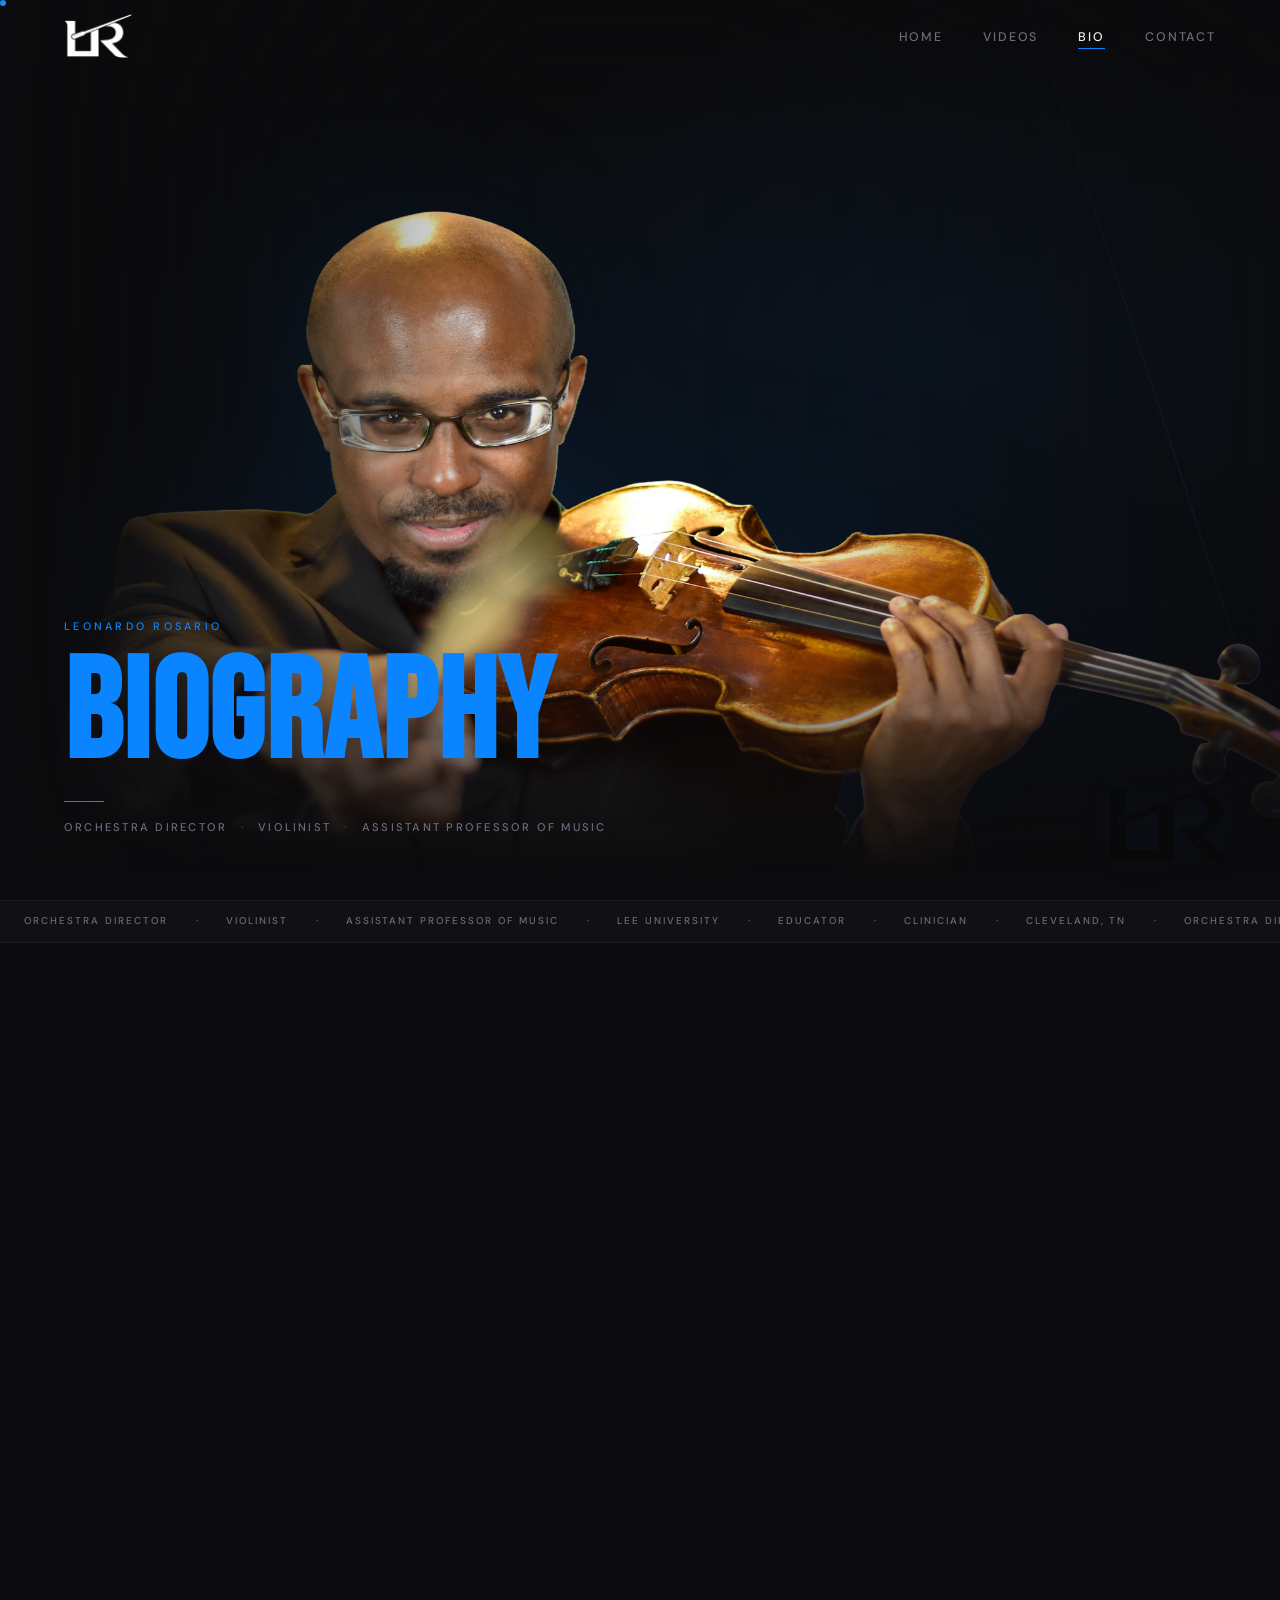
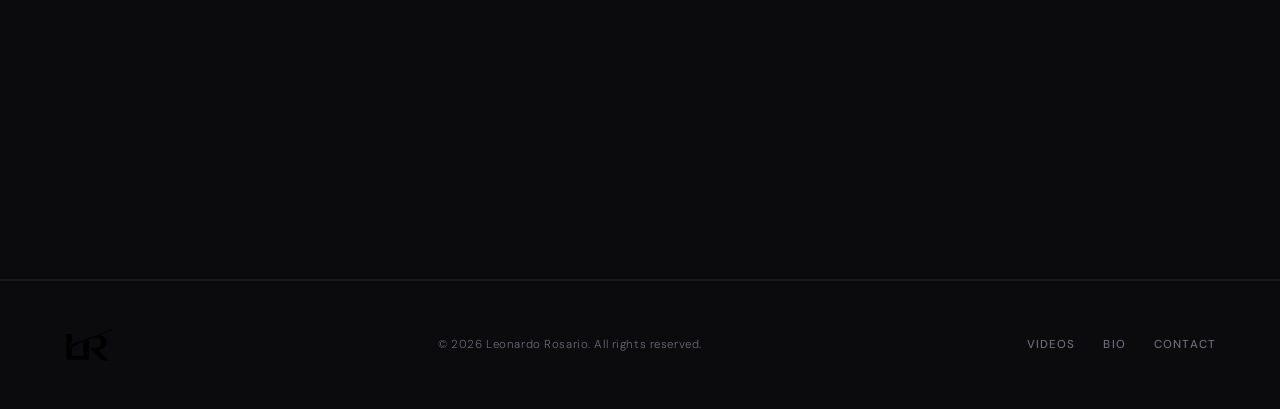
<file: bio.html>
<!DOCTYPE html>
<html lang="en">
<head>
  <meta charset="UTF-8" />
  <meta name="viewport" content="width=device-width, initial-scale=1.0" />
  <title>LR — Bio</title>
  <link rel="stylesheet" href="style.css" />
  <style>

    /* ================================================================
       BIO PAGE
       Hero: full-viewport, portrait absolutely positioned right,
              text bottom-left — mirrors the index hero approach.
       Below: prose + timeline + ticker
    ================================================================ */

    /* ── BIO HERO ────────────────────────────────────────────────
       Full-viewport section, dark bg, portrait fills right side
    ─────────────────────────────────────────────────────────── */
    .bio-hero {
      position: relative;
      width: 100%;
      height: 100svh;
      min-height: 680px;
      overflow: hidden;
      display: flex;
      align-items: flex-end;           /* text anchors to bottom-left */
      background: var(--bg);
    }

    /* ── Background atmosphere ── */
    .bio-hero__bg {
      position: absolute;
      inset: 0;
      z-index: 0;
      background:
        radial-gradient(ellipse 70% 60% at 72% 40%,
          rgba(10,132,255,0.09) 0%, transparent 65%),
        radial-gradient(ellipse 40% 60% at 20% 80%,
          rgba(10,132,255,0.05) 0%, transparent 55%);
    }

    /* Diagonal accent stripe — same as index */
    .bio-hero__stripe {
      position: absolute;
      top: -10%; right: 22%;
      width: 1px;
      height: 130%;
      background: linear-gradient(180deg,
        transparent, rgba(10,132,255,0.22) 50%, transparent);
      transform: rotate(-18deg);
      transform-origin: top center;
      z-index: 1;
      pointer-events: none;
    }

    /* ── Portrait — absolute, anchored bottom-right, full height ── */
    .bio-hero__portrait {
      position: absolute;
      bottom: 0;
      right: clamp(-20px, 0vw, 0px);
      height: 100%;
      z-index: 2;
      pointer-events: none;
      user-select: none;
      will-change: transform;
    }
    .bio-hero__portrait img {
      height: 100%;
      width: auto;
      object-fit: contain;
      object-position: bottom center;
      display: block;
      /* Blue directional light matching index hero */
      filter:
        drop-shadow(-60px 0 80px rgba(10,132,255,0.15))
        drop-shadow(-10px 0 30px rgba(11,11,13,0.85));
    }

    /* ── Vignette layer — pulls image into background, masks bottom ── */
    .bio-hero__vignette {
      position: absolute;
      inset: 0;
      z-index: 3;
      pointer-events: none;
      background:
        /* Left fade: text area stays readable */
        linear-gradient(90deg,
          var(--bg) 0%,
          var(--bg) 2%,
          transparent 42%,
          transparent 55%,
          rgba(11,11,13,0.55) 100%),
        /* Bottom fade: hides the portrait's bottom edge completely */
        linear-gradient(0deg,
          var(--bg) 0%,
          var(--bg) 3%,
          rgba(11,11,13,0.7) 12%,
          transparent 28%),
        /* Top fade */
        linear-gradient(180deg,
          rgba(11,11,13,0.3) 0%,
          transparent 15%);
    }

    /* ── Text block — bottom-left, over vignette ── */
    .bio-hero__content {
      position: relative;
      z-index: 4;
      padding: 0 clamp(24px, 5vw, 80px) clamp(48px, 7vh, 88px);
      max-width: 62%;
    }

    .bio-hero__eyebrow {
      font-family: var(--body);
      font-size: 0.68rem;
      font-weight: 500;
      letter-spacing: 0.3em;
      text-transform: uppercase;
      color: var(--accent);
      margin-bottom: 16px;
      opacity: 0;
      animation: bheroUp 0.8s var(--ease) 0.2s forwards;
    }

    .bio-hero__name {
      font-family: var(--display);
      font-size: clamp(4rem, 11vw, 11rem);
      line-height: 0.92;
      letter-spacing: 0.01em;
      color: var(--text);
      margin-bottom: 20px;
      opacity: 0;
      animation: bheroUp 1s var(--ease) 0.4s forwards;
    }
    .bio-hero__name em {
      display: block;
      color: var(--accent);
      font-style: normal;
    }

    .bio-hero__divider {
      display: flex;
      align-items: center;
      gap: 14px;
      margin-bottom: 16px;
      opacity: 0;
      animation: bheroUp 0.7s var(--ease) 0.65s forwards;
    }
    .bio-hero__divider-line {
      width: 40px; height: 1px;
      background: var(--accent);
    }

    .bio-hero__subtitle {
      font-size: 0.7rem;
      font-weight: 500;
      letter-spacing: 0.2em;
      text-transform: uppercase;
      color: var(--muted);
      opacity: 0;
      animation: bheroUp 0.7s var(--ease) 0.75s forwards;
    }
    .bio-hero__subtitle .dot {
      color: var(--accent);
      margin: 0 8px;
      opacity: 0.6;
    }

    /* Logo watermark — bottom-right corner */
    .bio-hero__logo-wm {
      position: absolute;
      bottom: clamp(28px, 4vh, 52px);
      right: clamp(20px, 3vw, 48px);
      z-index: 5;
      opacity: 0;
      animation: bheroFade 1s ease 1s forwards;
    }
    .bio-hero__logo-wm img {
      height: clamp(56px, 7vw, 96px);
      width: auto;
      filter: invert(1) brightness(1)
              drop-shadow(0 0 16px rgba(10,132,255,0.35));
      opacity: 0.18;
    }

    @keyframes bheroUp {
      from { opacity: 0; transform: translateY(28px); }
      to   { opacity: 1; transform: translateY(0); }
    }
    @keyframes bheroFade {
      to { opacity: 1; }
    }

    /* ── TICKER — immediately below hero ─────────────────────── */
    .bio-ticker {
      overflow: hidden;
      border-top: 1px solid var(--border);
      border-bottom: 1px solid var(--border);
      background: var(--surface);
      padding: 12px 0;
    }
    .bio-ticker__track {
      display: flex;
      white-space: nowrap;
      animation: btick 28s linear infinite;
      width: max-content;
    }
    .bio-ticker__track span {
      font-size: 0.62rem;
      font-weight: 500;
      letter-spacing: 0.2em;
      text-transform: uppercase;
      color: var(--muted);
      padding: 0 24px;
    }
    .bio-ticker__track span.sep {
      color: var(--accent);
      padding: 0 4px;
      letter-spacing: 0;
    }
    @keyframes btick {
      from { transform: translateX(0); }
      to   { transform: translateX(-50%); }
    }

    /* ── PROSE + TIMELINE — below fold ───────────────────────── */
    .bio-body {
      max-width: 860px;
      margin: 0 auto;
      padding: 72px clamp(24px, 5vw, 72px) 48px;
    }

    .bio-body__eyebrow {
      font-size: 0.62rem;
      font-weight: 500;
      letter-spacing: 0.28em;
      text-transform: uppercase;
      color: var(--accent);
      margin-bottom: 28px;
    }

    .bio-body p {
      font-size: clamp(0.93rem, 1.5vw, 1.05rem);
      line-height: 1.9;
      color: rgba(240,240,240,0.7);
      margin-bottom: 22px;
    }
    .bio-body p.lead {
      font-size: clamp(1.05rem, 1.8vw, 1.22rem);
      color: var(--text);
      font-weight: 300;
      line-height: 1.7;
    }

    .bio-pull {
      border-left: 2px solid var(--accent);
      padding: 6px 0 6px 22px;
      margin: 36px 0;
    }
    .bio-pull p {
      font-family: var(--display);
      font-size: clamp(1.2rem, 2.3vw, 1.7rem) !important;
      color: var(--text) !important;
      line-height: 1.25 !important;
      margin-bottom: 0 !important;
    }

    /* Timeline */
    .bio-timeline {
      margin-top: 64px;
      border-top: 1px solid var(--border);
    }
    .bio-timeline__label {
      font-size: 0.62rem;
      font-weight: 500;
      letter-spacing: 0.28em;
      text-transform: uppercase;
      color: var(--accent);
      padding: 20px 0 0;
      margin-bottom: 4px;
    }
    .bio-tl-row {
      display: grid;
      grid-template-columns: 52px 1fr;
      gap: 24px;
      padding: 18px 0;
      border-bottom: 1px solid var(--border);
      align-items: baseline;
    }
    .bio-tl-year {
      font-family: var(--display);
      font-size: 0.88rem;
      color: var(--accent);
      letter-spacing: 0.05em;
    }
    .bio-tl-content strong {
      display: block;
      font-size: 0.88rem;
      font-weight: 500;
      color: var(--text);
      margin-bottom: 3px;
    }
    .bio-tl-content span {
      font-size: 0.78rem;
      color: var(--muted);
    }
    .bio-cta { margin-top: 44px; }

    /* ── RESPONSIVE ──────────────────────────────────────────── */
    @media (max-width: 768px) {
      .bio-hero__content { max-width: 90%; }
      .bio-hero__portrait { height: 70%; }
      .bio-hero__name { font-size: clamp(3rem, 14vw, 5.5rem); }
    }
    @media (max-width: 480px) {
      .bio-hero__portrait { height: 55%; opacity: 0.6; }
      .bio-hero__content { max-width: 96%; }
    }

  </style>
</head>
<body>

  <!-- ── Navigation ──────────────────────────────────────── -->
  <nav class="nav">
    <a href="index.html">
      <img src="assets/LR_logo2.png" alt="LR" class="nav-logo" />
    </a>
    <ul class="nav-links">
      <li><a href="index.html">Home</a></li>
      <li><a href="videos.html">Videos</a></li>
      <li><a href="bio.html" class="active">Bio</a></li>
      <li><a href="contact.html">Contact</a></li>
    </ul>
    <button class="nav-toggle" aria-label="Toggle menu">
      <span></span><span></span><span></span>
    </button>
  </nav>

  <!-- ══════════════════════════════════════════════
       BIO HERO — full viewport, mirrors index hero
  ══════════════════════════════════════════════ -->
  <section class="bio-hero">

    <div class="bio-hero__bg"></div>
    <div class="bio-hero__stripe"></div>

    <!-- Portrait — absolute, full height, anchored bottom-right -->
    <div class="bio-hero__portrait">
      <img src="assets/portrait-transparent.png"
           alt="Leonardo Rosario"
           draggable="false" />
    </div>

    <!-- Vignette: fades left, masks bottom completely -->
    <div class="bio-hero__vignette"></div>

    <!-- Text — bottom-left -->
    <div class="bio-hero__content">
      <p class="bio-hero__eyebrow">Leonardo Rosario</p>
      <h1 class="bio-hero__name">
        
        <em>Biography</em>
      </h1>
      <div class="bio-hero__divider">
        <span class="bio-hero__divider-line"></span>
      </div>
      <p class="bio-hero__subtitle">
        Orchestra Director
        <span class="dot">·</span>
        Violinist
        <span class="dot">·</span>
        Assistant Professor of Music
      </p>
    </div>

    <!-- Logo watermark -->
    <div class="bio-hero__logo-wm">
      <img src="assets/LR_logo2.png" alt="" aria-hidden="true" />
    </div>

  </section>

  <!-- ══════════════════════════════════════════════
       TICKER
  ══════════════════════════════════════════════ -->
  <div class="bio-ticker" aria-hidden="true">
    <div class="bio-ticker__track">
      <span>Orchestra Director</span><span class="sep">·</span>
      <span>Violinist</span><span class="sep">·</span>
      <span>Assistant Professor of Music</span><span class="sep">·</span>
      <span>Lee University</span><span class="sep">·</span>
      <span>Educator</span><span class="sep">·</span>
      <span>Clinician</span><span class="sep">·</span>
      <span>Cleveland, TN</span><span class="sep">·</span>
      <span>Orchestra Director</span><span class="sep">·</span>
      <span>Violinist</span><span class="sep">·</span>
      <span>Assistant Professor of Music</span><span class="sep">·</span>
      <span>Lee University</span><span class="sep">·</span>
      <span>Educator</span><span class="sep">·</span>
      <span>Clinician</span><span class="sep">·</span>
      <span>Cleveland, TN</span><span class="sep">·</span>
    </div>
  </div>

  <!-- ══════════════════════════════════════════════
       BIOGRAPHY PROSE
  ══════════════════════════════════════════════ -->
  <div class="bio-body">

    <p class="bio-body__eyebrow sr">Full Biography</p>

    <p class="lead sr">
      Dr. Leonardo Rosario is an accomplished violinist, conductor, and educator, currently serving as Director of the Symphony Orchestra and Assistant Professor of Strings at Lee University, where he teaches undergraduate and graduate students in violin, viola, and conducting.
    </p>

    <p class="sr">
      Leonardo began his violin studies with Sibila Schelin, later continuing with Cecilia Guida and Ayrton Pinto. He has participated in masterclasses with distinguished artists including Leon Spier and Lorenz Nasturica (Berliner Philharmoniker), Lavard Skou-Larsen (Universität Mozarteum, Austria), Renata Kubala (Symfoniorkester Trondheim, Norway), and Gerardo Ribeiro (Northwestern University, Chicago).
    </p>

    <p class="sr">
      From 2003 to 2005, he was a member of the Youth Orchestra of the Americas (YOA), serving as principal second violin during its inaugural season and touring across nine countries in North, Central, and South America. He also performed with the University of São Paulo (USP) Chamber Orchestra as concertmaster, the São Paulo State University (UNESP) Chamber Orchestra, and the Experimental Repertoire Orchestra. In addition, he attended the Festival Internacional de Campos do Jordão in 1999, 2000, and 2005, performing under the batons of Kurt Masur, Lorin Maazel, Gustavo Dudamel, among others.
    </p>

    <div class="bio-pull sr">
      <p>"It is important to me as an artitst to expose the audience and my students to a 
variety of composers, styles, ethnics, and genre. It broadens their world."</p>
    </div>

    <p class="sr">
     In 2008, Leonardo earned his Master’s degree with full scholarship at the Boston Conservatory, studying with Irina Muresanu. During this time, he appeared as soloist with the Conservatory Orchestra on two occasions, performing Brahms’s Violin Concerto and Beethoven’s Triple Concerto. He was also selected as a member of the Conservatory’s Honors Quartet, which won second prize at the International Chamber Music Competition of the Chamber Music Foundation of New England. Concurrently, he pursued additional studies with Mela Tenenbaum in New York.
    </p>

    <p class="sr">
      Upon returning to Brazil, Leonardo joined the Minas Gerais Philharmonic Orchestra (2008–2015), founded and managed the Camerata Pampulha Chamber Group, and performed with the Othello Quartet. He later returned to the United States to complete his Doctor of Musical Arts at the University of North Carolina–Greensboro under Fabian Lopez, while serving as Assistant Concertmaster of the Fayetteville Symphony Orchestra. From 2018 to 2020, he was Orchestra Director at Bradford Preparatory School, teaching grades 4–12.
    </p>

<p class="sr">

In 2020, Leonardo was appointed Assistant Professor of Music, Director of the Strings Area, and Director of Orchestras at Kansas Wesleyan University (KWU). Over five years, he expanded the orchestra program and strings department, served as a guest clinician for numerous honor orchestras, and frequently conducted and led violin sectionals for the Kansas Music Educators Association (KMEA) Orchestras. He also performed with the Salina Symphony Orchestra and conducted the Salina Youth Symphony Orchestra.
</p>


    <!-- Timeline -->
    <div class="bio-timeline sr">
      <p class="bio-timeline__label">Selected Milestones</p>

      <div class="bio-tl-row">
        <span class="bio-tl-year">2025</span>
        <div class="bio-tl-content">
          <strong>Lee Symphony Orchestra</strong>
          <span>Orchestra Director &amp; Assistant Professor of Music | Lee University — Cleveland, TN</span> 
        </div>
      </div>
      <div class="bio-tl-row">
        <span class="bio-tl-year">2025</span>
        <div class="bio-tl-content">
          <strong>East Tennessee State Band and Orchestra Association | All East</strong>
          <span>Guest Conducting / Clinician - Knoxville, TN</span>
        </div>
      </div>
 <div class="bio-tl-row">
        <span class="bio-tl-year">2025</span>
        <div class="bio-tl-content">
          <strong>Lee University Concerto Competition</strong>
          <span>Judge & Orchestra Director - Lee University, TN</span>
        </div>
      </div>

      <div class="bio-tl-row">
        <span class="bio-tl-year">2025</span>
        <div class="bio-tl-content">
          <strong>Musical Orchestra Director: Sweeney Todd</strong>
          <span>Salina Theatre - Salina, KS</span>
        </div>
      </div>
      <div class="bio-tl-row">
        <span class="bio-tl-year">2025</span>
        <div class="bio-tl-content">
          <strong>Kansas State University</strong>
          <span>Judge of the K-State Honor Recital Final Round</span>
        </div>
      </div>
      <div class="bio-tl-row">
        <span class="bio-tl-year">2024</span>
        <div class="bio-tl-content">
          <strong>International Masterclasses Berlin</strong>
          <span>Selected to participate in the masterclass to conduct the Berlin Sinfonietta</span>
        </div>
      </div>
      <div class="bio-tl-row">
        <span class="bio-tl-year">2024</span>
        <div class="bio-tl-content">
          <strong>Southeast Kansas Music Education Association District Orchestra</strong>
          <span>Guest Conducting / Clinician, Pittsburg State University, KS - Pittsburg, KS</span>
        </div>
      </div>
      <div class="bio-tl-row">
        <span class="bio-tl-year">2020</span>
        <div class="bio-tl-content">
          <strong>Kansas Wesleyan University Orchestra</strong>
          <span>Orchestra Director &amp; Assistant Professor of Music | Kansas Wesleyan University — Salina, KS<</span>
        </div>
      </div>
    </div>

    <div class="bio-cta sr">
      <a href="contact.html" class="btn">Get in Touch &rarr;</a>
    </div>

  </div>

  <div class="divider"></div>

  <!-- ── Footer ───────────────────────────────────────────── -->
  <footer class="footer">
    <div class="footer-logo">
      <img src="assets/LR_logo2.png" alt="LR" />
    </div>
    <span class="footer-copy">&copy; 2026 Leonardo Rosario. All rights reserved.</span>
    <nav class="footer-links">
      <a href="videos.html">Videos</a>
      <a href="bio.html">Bio</a>
      <a href="contact.html">Contact</a>
    </nav>
  </footer>

  <script src="app.js"></script>
</body>
</html>
</file>
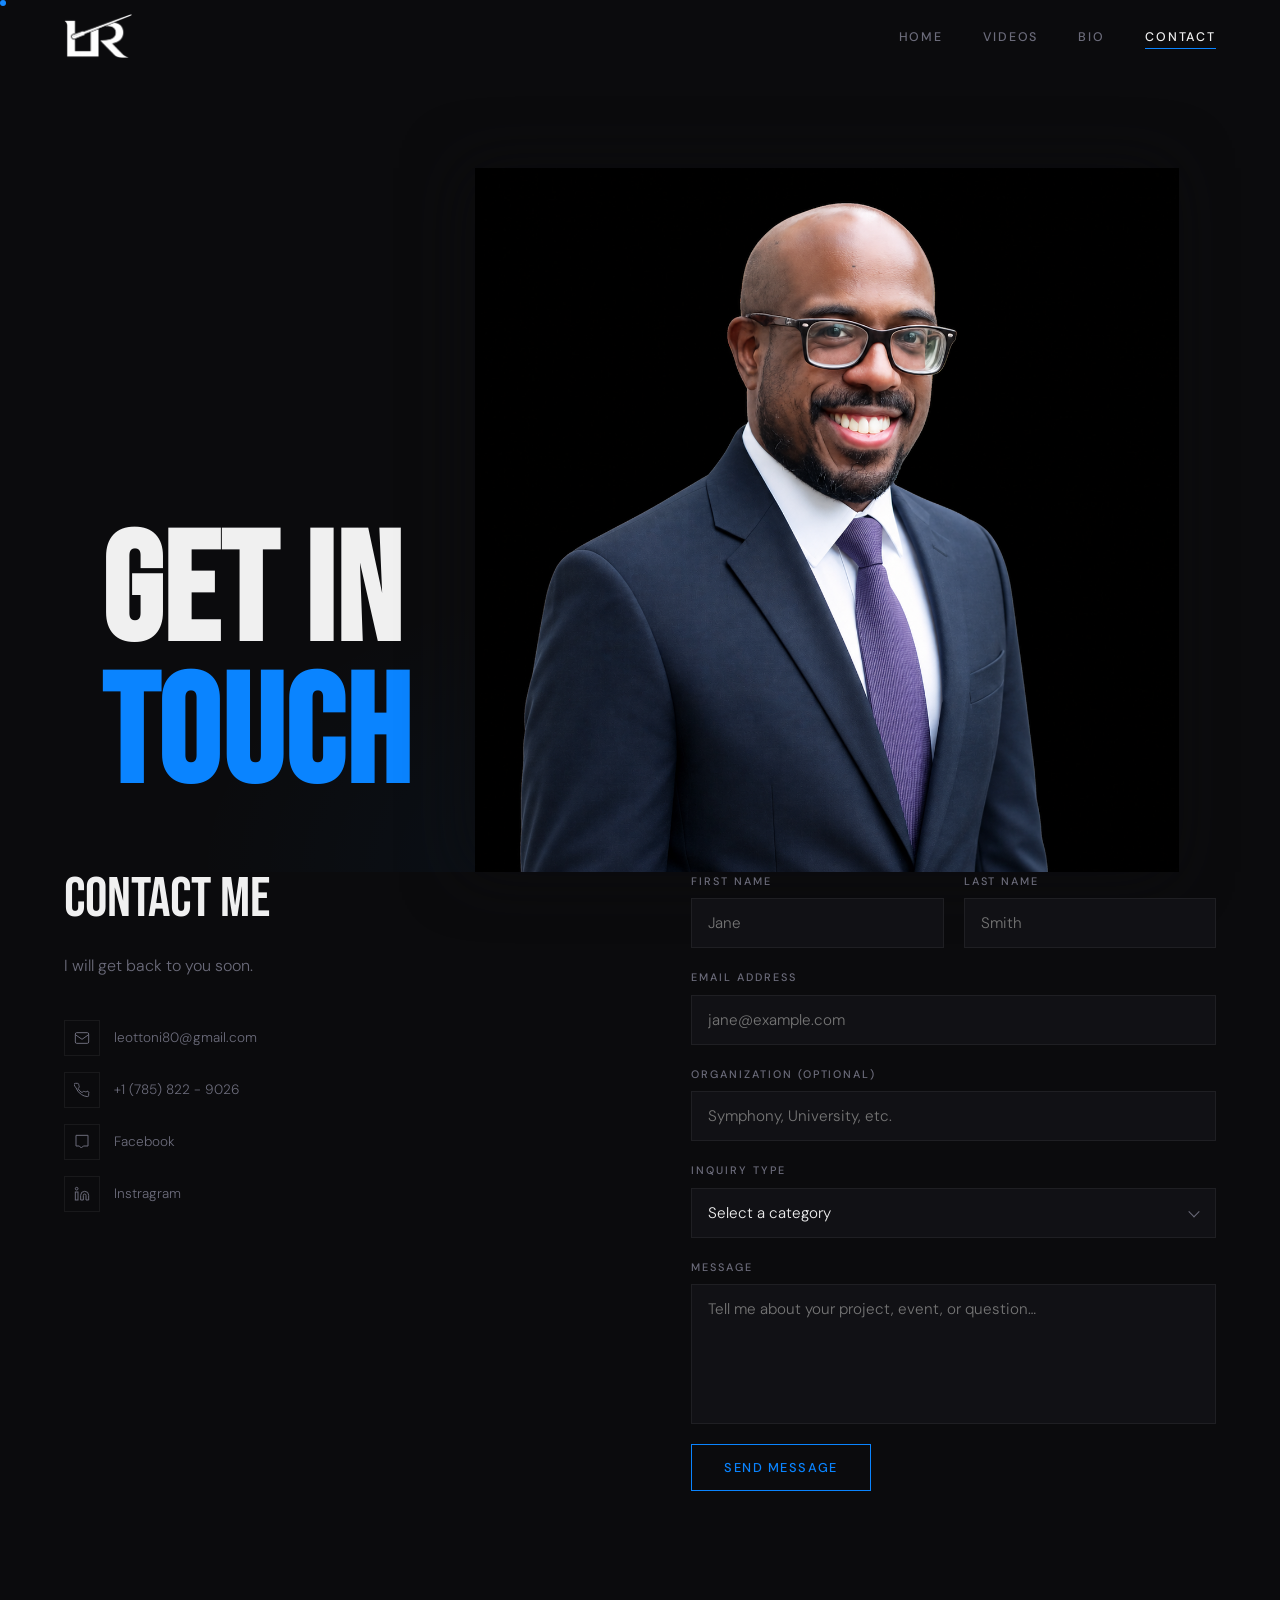
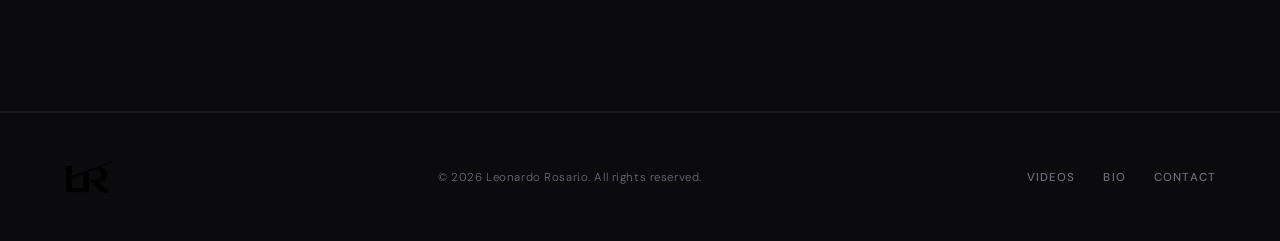
<file: contact.html>
<!DOCTYPE html>
<html lang="en">
<head>
  <meta charset="UTF-8" />
  <meta name="viewport" content="width=device-width, initial-scale=1.0" />
  <title>LR — Contact</title>
  <link rel="stylesheet" href="style.css" />
  <style>
    .contact-page-wrap {
      padding-top: calc(var(--nav-h) + 80px);
      padding-bottom: 80px;
    }
    .contact-page-header {
      position: relative;
      padding: 0 clamp(24px,5vw,72px) 0;
      background: radial-gradient(ellipse 50% 60% at 50% 100%, rgba(10,132,255,0.06) 0%, transparent 70%);
    }
    .contact-page-header h1 {
      font-family: var(--display);
      font-size: clamp(4rem, 12vw, 10rem);
      line-height: 0.92;
      letter-spacing: 0.01em;
      opacity: 0;
      animation: cheroUp 1s cubic-bezier(0.16, 1, 0.3, 1) 0.2s forwards;
      padding-bottom: 64px;
    }
    @keyframes cheroUp {
      from { opacity: 0; transform: translateY(28px); }
      to   { opacity: 1; transform: translateY(0); }
    }
    .contact-page-header h1 em {
      color: var(--accent);
      font-style: normal;
    }
    .contact-page-header-inner {
      display: flex;
      align-items: flex-end;
      justify-content: center;
      gap: clamp(32px, 5vw, 72px);
    }
    .contact-hero-photo {
      flex-shrink: 0;
      width: clamp(400px, 55vw, 900px); /* Made it much larger */
      max-height: 85vh;
      border-radius: 0;
      object-fit: contain;
      object-position: bottom center;
      display: block;
      filter: drop-shadow(-10px 0 30px rgba(11,11,13,0.6));
      opacity: 0;
      animation: cheroUp 1s cubic-bezier(0.16, 1, 0.3, 1) 0.4s forwards;
    }
    @media (max-width: 700px) {
      .contact-page-header-inner {
        flex-direction: column;
        align-items: center;
        text-align: center;
      }
    }

    /* Floating label trick */
    .form-field {
      position: relative;
    }

    /* Select arrow */
    .field-select-wrap {
      position: relative;
    }
    .field-select-wrap::after {
      content: '';
      position: absolute;
      right: 18px;
      top: 50%;
      transform: translateY(-50%);
      width: 8px; height: 8px;
      border-right: 1.5px solid var(--muted);
      border-bottom: 1.5px solid var(--muted);
      transform: translateY(-65%) rotate(45deg);
      pointer-events: none;
    }
    select option {
      background: var(--surface);
      color: var(--text);
    }

    /* Availability note */
    .availability-note {
      display: flex;
      align-items: center;
      gap: 10px;
      font-size: 0.75rem;
      color: var(--muted);
      margin-top: 48px;
      padding-top: 32px;
      border-top: 1px solid var(--border);
    }
    .avail-dot {
      width: 8px; height: 8px;
      border-radius: 50%;
      background: #22c55e;
      box-shadow: 0 0 8px rgba(34,197,94,0.5);
      flex-shrink: 0;
    }
  </style>
</head>
<body>

  <!-- ── Navigation ──────────────────────────────────────── -->
  <nav class="nav scrolled">
    <a href="index.html">
      <img src="assets/LR_logo2.png" alt="LR" class="nav-logo" />
    </a>
    <ul class="nav-links">
      <li><a href="index.html">Home</a></li>
      <li><a href="videos.html">Videos</a></li>
      <li><a href="bio.html">Bio</a></li>
      <li><a href="contact.html">Contact</a></li>
    </ul>
    <button class="nav-toggle" aria-label="Toggle menu">
      <span></span><span></span><span></span>
    </button>
  </nav>

  <div class="contact-page-wrap">

    <!-- ── Page Header ──────────────────────────────────── -->
    <div class="contact-page-header">
      <p class="eyebrow"></p>
      <div class="contact-page-header-inner">
        <h1>Get in<br /><em>Touch</em></h1>
        <img src="assets/Leo_transparent2.png" alt="Leonardo Rosario" class="contact-hero-photo" />
      </div>
    </div>

    <!-- ── Contact layout ───────────────────────────────── -->
    <div class="section" style="padding-top:0;">
      <div class="contact-layout">

        <!-- Left: info -->
        <div>
          <p class="contact-info-title reveal">Contact Me</p>
          <p class="contact-info-body reveal">
            I will get back to you soon.
          </p>

          <div class="contact-links">

            <a href="mailto:leottoni80@gmail.com" class="contact-link reveal">
              <span class="contact-link-icon">
                <svg width="16" height="16" viewBox="0 0 24 24" fill="none" stroke="currentColor" stroke-width="1.5">
                  <rect x="2" y="4" width="20" height="16" rx="2"/>
                  <path d="M2 7l10 7 10-7"/>
                </svg>
              </span>
              leottoni80@gmail.com
            </a>

            <a href="tel:+17858229026" class="contact-link reveal reveal-delay-1">
              <span class="contact-link-icon">
                <svg width="16" height="16" viewBox="0 0 24 24" fill="none" stroke="currentColor" stroke-width="1.5">
                  <path d="M22 16.92v3a2 2 0 01-2.18 2 19.79 19.79 0 01-8.63-3.07A19.5 19.5 0 013.07 8.81 19.79 19.79 0 01.1 4.1 2 2 0 012.11 2h3a2 2 0 012 1.72 12.84 12.84 0 00.7 2.81 2 2 0 01-.45 2.11L6.09 9.91a16 16 0 006 6l1.27-1.27a2 2 0 012.11-.45 12.84 12.84 0 002.81.7A2 2 0 0122 16.92z"/>
                </svg>
              </span>
              +1 (785) 822 - 9026
            </a>

            <a href="#" class="contact-link reveal reveal-delay-2">
              <span class="contact-link-icon">
                <svg width="16" height="16" viewBox="0 0 24 24" fill="none" stroke="currentColor" stroke-width="1.5">
                  <path d="M21 2H3v16h5l3 3 3-3h7V2z"/>
                </svg>
              </span>
              Facebook
            </a>

            <a href="#" class="contact-link reveal reveal-delay-3">
              <span class="contact-link-icon">
                <svg width="16" height="16" viewBox="0 0 24 24" fill="none" stroke="currentColor" stroke-width="1.5">
                  <path d="M16 8a6 6 0 016 6v7h-4v-7a2 2 0 00-2-2 2 2 0 00-2 2v7h-4v-7a6 6 0 016-6z"/>
                  <rect x="2" y="9" width="4" height="12"/>
                  <circle cx="4" cy="4" r="2"/>
                </svg>
              </span>
              Instragram
            </a>

          </div>

           </div>


        <!-- Right: form -->
        <div class="reveal reveal-delay-1">
          <form class="contact-form" novalidate>

            <div class="form-grid">
              <div class="form-field">
                <label for="fname">First Name</label>
                <input type="text" id="fname" name="fname" placeholder="Jane" required />
              </div>
              <div class="form-field">
                <label for="lname">Last Name</label>
                <input type="text" id="lname" name="lname" placeholder="Smith" required />
              </div>
            </div>

            <div class="form-field">
              <label for="email">Email Address</label>
              <input type="email" id="email" name="email" placeholder="jane@example.com" required />
            </div>

            <div class="form-field">
              <label for="org">Organization (optional)</label>
              <input type="text" id="org" name="org" placeholder="Symphony, University, etc." />
            </div>

            <div class="form-field">
              <label for="type">Inquiry Type</label>
              <div class="field-select-wrap">
                <select id="type" name="type">
                  <option value="" disabled selected>Select a category</option>
		  <option value="lessons">Violin/Viola/Conducting Lessons</option>
                  <option value="events">Events</option>
                  <option value="media">Media / Press</option>
                  <option value="education">Educational Partnership</option>
                  <option value="general">General Inquiry</option>
                </select>
              </div>
            </div>

            <div class="form-field">
              <label for="message">Message</label>
              <textarea id="message" name="message" placeholder="Tell me about your project, event, or question…" required></textarea>
            </div>

            <div>
              <button type="submit" class="btn">Send Message</button>
              <p class="form-status" role="status"></p>
            </div>

          </form>
        </div>

      </div>
    </div>

  </div>

  <div class="divider"></div>

  <!-- ── Footer ───────────────────────────────────────────── -->
  <footer class="footer">
    <div class="footer-logo">
      <img src="assets/LR_logo2.png" alt="LR" />
    </div>
    <span class="footer-copy">&copy; 2026 Leonardo Rosario. All rights reserved.</span>
    <nav class="footer-links">
      <a href="videos.html">Videos</a>
      <a href="bio.html">Bio</a>
      <a href="contact.html">Contact</a>
    </nav>
  </footer>

  <script src="app.js"></script>
</body>
</html>
</file>
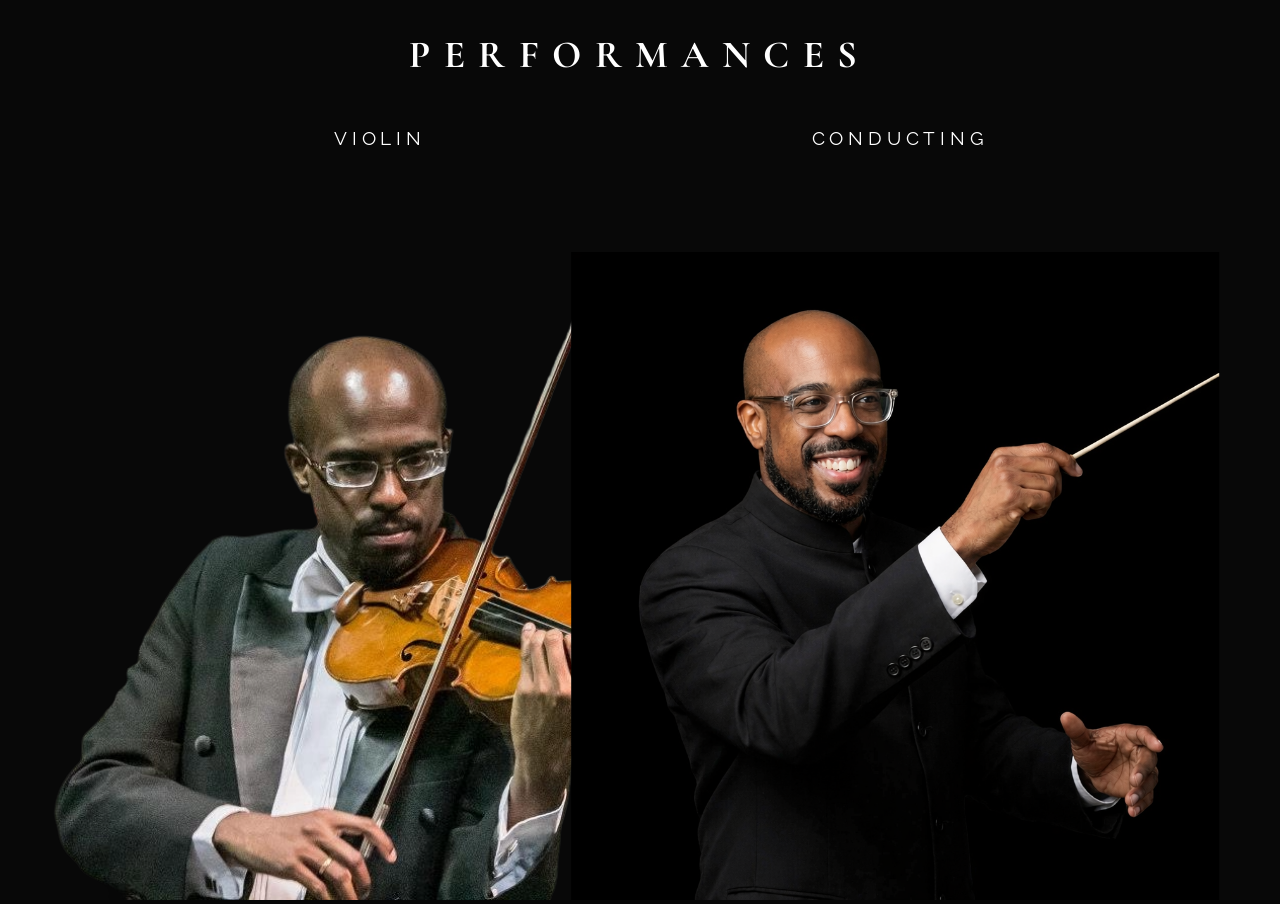
<file: gallery.html>
<!DOCTYPE html>
<html lang="en">
<head>
  <meta charset="UTF-8" />
  <meta name="viewport" content="width=device-width, initial-scale=1.0" />
  <title>Performance Gallery</title>
  <link rel="stylesheet" href="gallery.css" />
  <link rel="preconnect" href="https://fonts.googleapis.com" />
  <link rel="preconnect" href="https://fonts.gstatic.com" crossorigin />
  <link href="https://fonts.googleapis.com/css2?family=Cormorant+Garamond:wght@300;400&family=Raleway:wght@200;300;400&display=swap" rel="stylesheet" />
  <style>
    body { background-color: #080808; opacity: 0; transition: opacity 0.6s ease; }
    body.ready { opacity: 1; }
  </style>
</head>

<body>

  <main class="gallery-stage">

    <div class="bg-vignette"></div>
    <div class="bg-grain"></div>

    <header class="stage-header">
      <h1 class="stage-title">Performances</h1>
    </header>

    <section class="performers">

      <!-- LEFT PANEL -->
      <div class="performer-panel performer-panel--left" tabindex="0">

        <p class="panel-label">Violin</p>

        <!-- LEFT CAROUSEL -->
        <div class="v-carousel v-carousel--left">

          <button class="v-arrow v-arrow--up">▲</button>

          <div class="v-track">

  <div class="v-card" data-video="https://www.youtube.com/embed/cql0Xdnmqes">
    <img src="assets/otono_porteno.png" alt="Otoño Porteño">
  </div>

  <div class="v-card" data-video="https://www.youtube.com/embed/9q4SCBwgUz0">
    <img src="assets/invierno_porteno.png" alt="Invierno Porteño">
  </div>

  <div class="v-card" data-video="https://youtu.be/9wYJbI_JW-8">
    <img src="assets/primavera_portena.png" alt="Primavera Porteña">
  </div>

  <div class="v-card" data-video="https://youtu.be/PvkJgycVlVI">
    <img src="assets/verano_porteno.png" alt="Verano Porteño">
  </div>

  <div class="v-card" data-video="https://www.youtube.com/watch?v=jhzKkSIGcUI">
    <img src="assets/bach_viola_thumbnail.png" alt="Prelude from Suite 2 for Viola">
  </div>

  <div class="v-card" data-video="https://www.youtube.com/watch?v=J2cWu9CHXU8">
    <img src="assets/bruckner_thumbnail.png" alt="Bruckner Concertmaster Solo">
  </div>

  <div class="v-card" data-video="https://www.youtube.com/watch?v=Bm04P29sF00">
    <img src="assets/shostakovich_symphony_5_thumbnail.png" alt="Shostakovich Symphony No. 5 Solo">
  </div>

  <div class="v-card" data-video="https://www.youtube.com/watch?v=omEbu1vQ4TY">
    <img src="assets/bartok_thumbnail.png" alt="Bartók Piheno from Contrasts">
  </div>

</div>


          <button class="v-arrow v-arrow--down">▼</button>

        </div>

        <figure class="performer-figure performer-figure--violinist">
          <img src="assets/portrait-transparent1a.png" alt="">
        </figure>

      </div>

      <!-- RIGHT PANEL -->
      <div class="performer-panel performer-panel--right" tabindex="0">

        <p class="panel-label">Conducting</p>

        <!-- RIGHT CAROUSEL -->
        <div class="v-carousel v-carousel--right">

          <button class="v-arrow v-arrow--up">▲</button>

          <div class="v-track">

  <div class="v-card" data-video="https://youtu.be/la7nuLhNohw?si=O-xHVhV9XdWUzJO9&t=375">
    <img src="assets/il_guarany_thumbnail.png" alt="Il Guarany Overture">
  </div>

  <div class="v-card" data-video="https://youtu.be/la7nuLhNohw?si=LvoQAmUiIQ8KXjoO&t=1380">
    <img src="assets/the_moldau_thumbnail.png" alt="The Moldau">
  </div>

  <div class="v-card" data-video="https://youtu.be/la7nuLhNohw?si=etfS2aAVacw6yFRU&t=3280">
    <img src="assets/beethoven_sym4_mvt1.png" alt="Symphony No. 4, Movement I">
  </div>

  <div class="v-card" data-video="https://youtu.be/la7nuLhNohw?si=JCxHM5nQ9W59Qygr&t=4016">
    <img src="assets/beethoven_sym4_mvt2.png" alt="Symphony No. 4, Movement II">
  </div>

  <div class="v-card" data-video="https://youtu.be/la7nuLhNohw?si=MqPcUnglXOGO0yD1&t=4600">
    <img src="assets/beethoven_sym4_mvt3.png" alt="Symphony No. 4, Movement III">
  </div>

  <div class="v-card" data-video="https://youtu.be/la7nuLhNohw?si=3T5vnMHl2PnkfCoP&t=4990">
    <img src="assets/beethoven_sym4_mvt4.png" alt="Symphony No. 4, Movement IV">
  </div>

  <div class="v-card" data-video="https://youtu.be/LNQRGFkXuEY?si=sBr1u48AWrgzKlYK&t=266">
    <img src="assets/1812_overture_thumbnail.png" alt="1812 Overture">
  </div>

  <div class="v-card" data-video="https://youtu.be/LNQRGFkXuEY?si=riAWvgy5LLVl4EmU&t=1461">
    <img src="assets/prairiesong_thumbnail.png" alt="Prairiesong">
  </div>

  <div class="v-card" data-video="https://youtu.be/LNQRGFkXuEY?si=JrQjs4HoyLu3dYq8&t=2962">
    <img src="assets/dvorak_mvt1.png" alt="Symphony No. 9, Movement I">
  </div>

  <div class="v-card" data-video="https://youtu.be/LNQRGFkXuEY?si=fxdevYQJREyAF0d5&t=3597">
    <img src="assets/dvorak_mvt2.png" alt="Symphony No. 9, Movement II">
  </div>

  <div class="v-card" data-video="https://youtu.be/LNQRGFkXuEY?si=nBlaJ7P-fJay3FHA&t=4341">
    <img src="assets/dvorak_mvt3.png" alt="Symphony No. 9, Movement III">
  </div>

  <div class="v-card" data-video="https://youtu.be/LNQRGFkXuEY?si=vu0JexRXBrOLYyZb&t=4843">
    <img src="assets/dvorak_mvt4.png" alt="Symphony No. 9, Movement IV">
  </div>

</div>


          <button class="v-arrow v-arrow--down">▼</button>

        </div>

        <figure class="performer-figure performer-figure--conductor">
          <img src="assets/Leo.png" alt="">
        </figure>

      </div>

    </section>

  </main>

<div id="video-modal" class="video-modal">
  <div class="video-modal-content">
    <span class="video-close">&times;</span>
    <iframe id="video-frame" src="" frameborder="0" allow="autoplay; encrypted-media" allowfullscreen></iframe>
  </div>
</div>

<script>
  window.addEventListener("load", () => {
    document.body.classList.add("ready");
  });
// Select all carousels
  document.querySelectorAll('.v-carousel').forEach(carousel => {
    const track = carousel.querySelector('.v-track');
    const cardHeight = track.querySelector('.v-card').offsetHeight + 18; // card + gap

    // Up arrow
    const up = carousel.querySelector('.v-arrow--up');
    up.addEventListener('click', () => {
      track.scrollBy({ top: -cardHeight, behavior: 'smooth' });
    });

    // Down arrow
    const down = carousel.querySelector('.v-arrow--down');
    down.addEventListener('click', () => {
      track.scrollBy({ top: cardHeight, behavior: 'smooth' });
    });
  });
</script>

<script>
// MODAL LOGIC WITH TIMESTAMP SUPPORT
const modal = document.getElementById('video-modal');
const iframe = document.getElementById('video-frame');
const closeBtn = document.querySelector('.video-close');

document.querySelectorAll('.v-card').forEach(card => {
  card.addEventListener('click', () => {

    let url = card.getAttribute('data-video');

    // Extract video ID (works for both youtu.be and watch?v=)
    const idMatch = url.match(/(?:v=|youtu\.be\/)([^&?]+)/);
    const videoId = idMatch ? idMatch[1] : null;

    if (!videoId) return;

    // Extract timestamp (t=123)
    const tMatch = url.match(/t=(\d+)/);
    const startTime = tMatch ? tMatch[1] : null;

    // Build clean embed URL
    let embedUrl = `https://www.youtube.com/embed/${videoId}?autoplay=1`;

    // Add start time if present
    if (startTime) {
      embedUrl += `&start=${startTime}`;
    }

    iframe.src = embedUrl;
    modal.classList.add('open');
  });
});

closeBtn.addEventListener('click', () => {
  modal.classList.remove('open');
  iframe.src = "";
});

modal.addEventListener('click', e => {
  if (e.target === modal) {
    modal.classList.remove('open');
    iframe.src = "";
  }
});

document.addEventListener('keydown', e => {
  if (e.key === "Escape") {
    modal.classList.remove('open');
    iframe.src = "";
  }
});
</script>


</body>
</html>
</file>
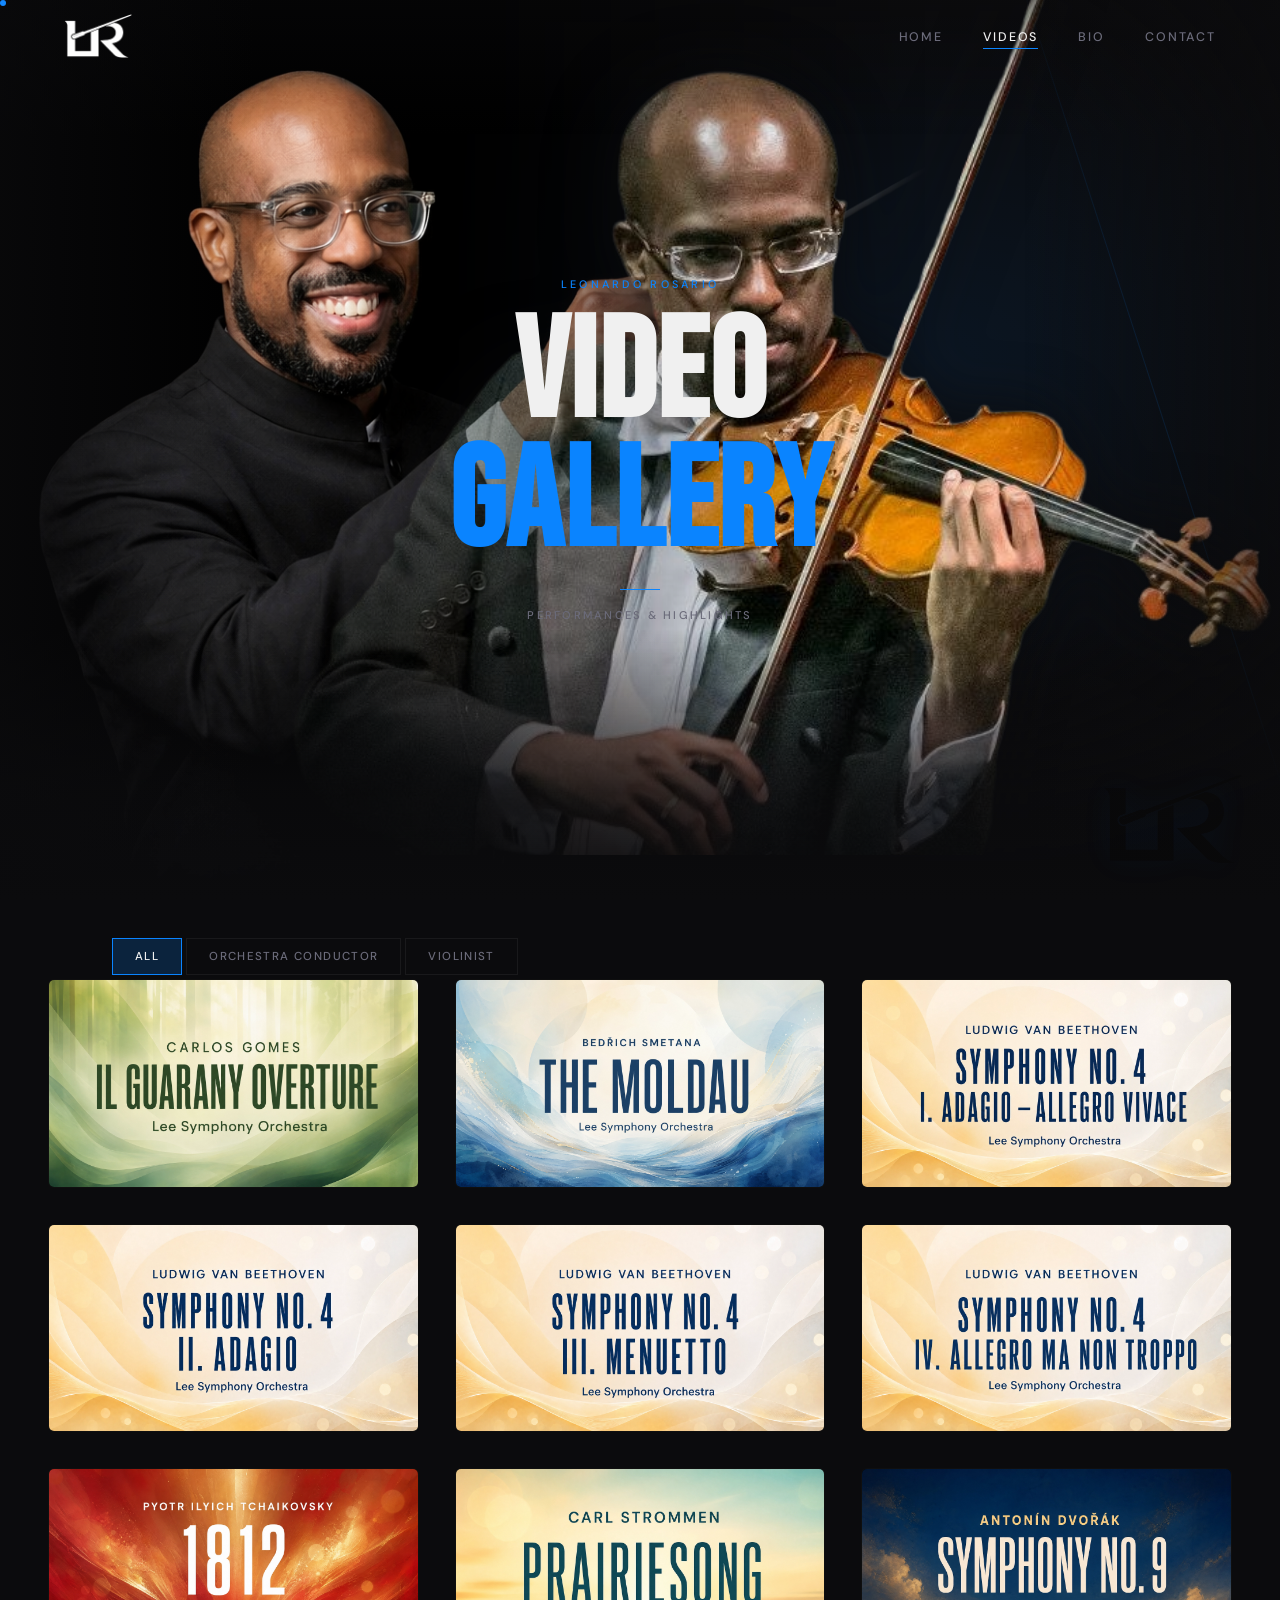
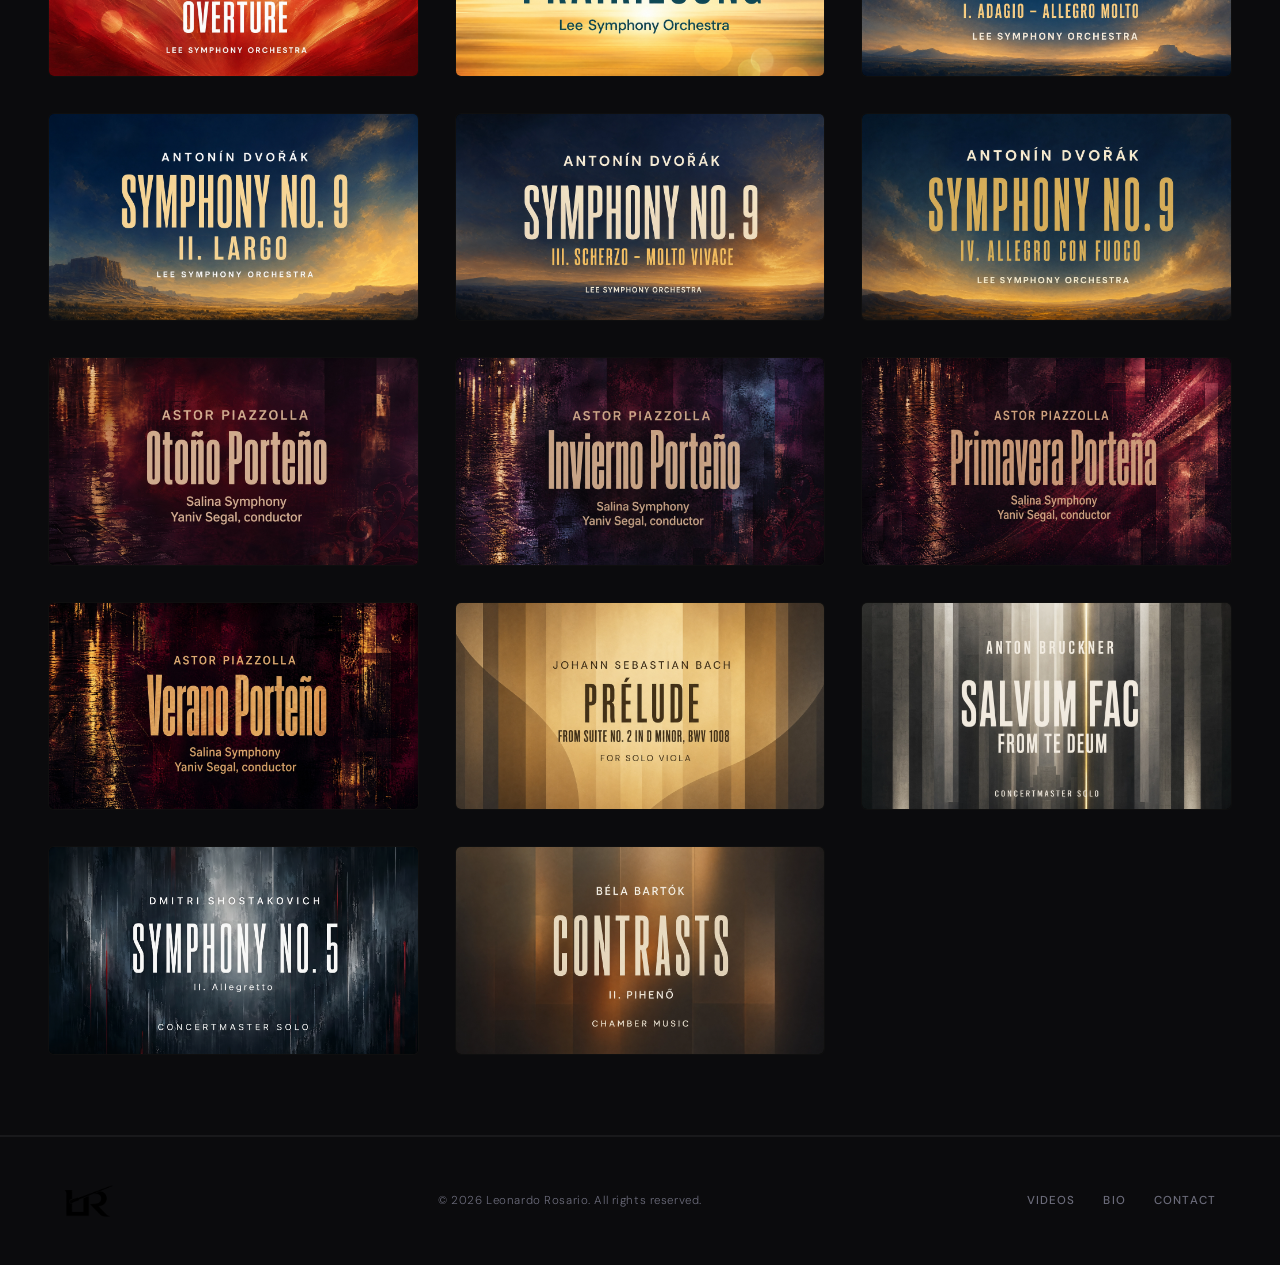
<file: videos.html>
<!DOCTYPE html>
<html lang="en">
<head>
  <meta charset="UTF-8" />
  <meta name="viewport" content="width=device-width, initial-scale=1.0" />
  <title>LR — Videos</title>
  <link rel="stylesheet" href="style.css" />
  <style>
    /* ── VIDEOS HERO ────────────────────────────────────────────────
       Full-viewport section, dark bg, text bottom-left, overlapping images
    ─────────────────────────────────────────────────────────── */
    .videos-hero {
      position: relative;
      width: 100%;
      height: 100svh;
      min-height: 680px;
      overflow: hidden;
      display: flex;
      align-items: center;           /* text anchors to center vertically */
      justify-content: center;       /* text anchors to center horizontally */
      background: var(--bg);
    }

    /* ── Background atmosphere ── */
    .videos-hero__bg {
      position: absolute;
      inset: 0;
      z-index: 0;
      background:
        radial-gradient(ellipse 70% 60% at 72% 40%,
          rgba(10,132,255,0.09) 0%, transparent 65%),
        radial-gradient(ellipse 40% 60% at 20% 80%,
          rgba(10,132,255,0.05) 0%, transparent 55%);
    }

    /* Diagonal accent stripe */
    .videos-hero__stripe {
      position: absolute;
      top: -10%; right: 22%;
      width: 1px;
      height: 130%;
      background: linear-gradient(180deg,
        transparent, rgba(10,132,255,0.22) 50%, transparent);
      transform: rotate(-18deg);
      transform-origin: top center;
      z-index: 1;
      pointer-events: none;
    }

    /* ── Portraits — absolute, anchored bottom-right, full height ── */
    .videos-hero__portrait {
      position: absolute;
      bottom: 5vh; /* Move pictures up */
      height: 100%;
      z-index: 2;
      pointer-events: none;
      user-select: none;
      will-change: transform;
    }

    .videos-hero__portrait--left {
      left: clamp(-80px, -5vw, -20px);
      right: auto;
      height: 110%; /* Restored conductor to original size */
      z-index: 1; 
transform: translateY(13vh);
    }

    .videos-hero__portrait--right {
      right: clamp(-240px, -15vw, -100px);
      left: auto;
      height: 100%; /* Made the violinist slightly smaller to match */
      z-index: 1; 

    }

    .videos-hero__portrait img {
      height: 100%;
      width: auto;
      object-fit: contain;
      object-position: bottom center;
      display: block;
      filter: drop-shadow(-10px 0 30px rgba(11,11,13,0.85));
    }
    
    /* Optional mask for left image to fade out where it overlaps */
    .videos-hero__portrait--left img {
      mask-image: linear-gradient(to right, black 50%, transparent 100%);
      -webkit-mask-image: linear-gradient(to right, black 50%, transparent 100%);
      object-position: bottom left;
    }
    
    .videos-hero__portrait--right img {
      mask-image: linear-gradient(to left, black 50%, transparent 100%);
      -webkit-mask-image: linear-gradient(to left, black 50%, transparent 100%);
      object-position: bottom right;
    }

    /* ── Vignette layer — pulls image into background, masks bottom ── */
    .videos-hero__vignette {
      position: absolute;
      inset: 0;
      z-index: 3;
      pointer-events: none;
      background:
        /* Edge fade */
        linear-gradient(90deg, rgba(11,11,13,0.7) 0%, transparent 20%, transparent 80%, rgba(11,11,13,0.7) 100%),
        /* Bottom fade */
        linear-gradient(0deg, var(--bg) 0%, rgba(11,11,13,0.8) 12%, transparent 30%),
        /* Top fade */
        linear-gradient(180deg, rgba(11,11,13,0.4) 0%, transparent 15%);
    }

    /* ── Text block — bottom-left, over vignette ── */
    .videos-hero__content {
      position: relative;
      z-index: 4;
      padding: 0 24px;
      text-align: center;
      display: flex;
      flex-direction: column;
      align-items: center;
    }

    .videos-hero__eyebrow {
      font-family: var(--body);
      font-size: 0.68rem;
      font-weight: 500;
      letter-spacing: 0.3em;
      text-transform: uppercase;
      color: var(--accent);
      margin-bottom: 16px;
      opacity: 0;
      animation: vheroUp 0.8s var(--ease) 0.2s forwards;
    }

    .videos-hero__name {
      font-family: var(--display);
      font-size: clamp(4rem, 11vw, 11rem);
      line-height: 0.92;
      letter-spacing: 0.01em;
      color: var(--text);
      margin-bottom: 20px;
      opacity: 0;
      animation: vheroUp 1s var(--ease) 0.4s forwards;
    }
    .videos-hero__name em {
      display: block;
      color: var(--accent);
      font-style: normal;
    }

    .videos-hero__divider {
      display: flex;
      align-items: center;
      gap: 14px;
      margin-bottom: 16px;
      opacity: 0;
      animation: vheroUp 0.7s var(--ease) 0.65s forwards;
    }
    .videos-hero__divider-line {
      width: 40px; height: 1px;
      background: var(--accent);
    }

    .videos-hero__subtitle {
      font-size: 0.7rem;
      font-weight: 500;
      letter-spacing: 0.2em;
      text-transform: uppercase;
      color: var(--muted);
      opacity: 0;
      animation: vheroUp 0.7s var(--ease) 0.75s forwards;
    }

    /* Logo watermark — bottom-right corner */
    .videos-hero__logo-wm {
      position: absolute;
      bottom: clamp(28px, 4vh, 52px);
      right: clamp(20px, 3vw, 48px);
      z-index: 5;
      opacity: 0;
      animation: vheroFade 1s ease 1s forwards;
    }
    .videos-hero__logo-wm img {
      height: clamp(56px, 7vw, 96px);
      width: auto;
      filter: invert(1) brightness(1)
              drop-shadow(0 0 16px rgba(10,132,255,0.35));
      opacity: 0.18;
    }

    @keyframes vheroUp {
      from { opacity: 0; transform: translateY(28px); }
      to   { opacity: 1; transform: translateY(0); }
    }
    @keyframes vheroFade {
      to { opacity: 1; }
    }

    @media (max-width: 768px) {
      .videos-hero__portrait { height: 70%; }
      .videos-hero__portrait--left { left: 0; right: auto; }
      .videos-hero__portrait--right { right: 0; left: auto; }
      .videos-hero__name { font-size: clamp(3rem, 14vw, 5.5rem); }
    }
    @media (max-width: 480px) {
      .videos-hero__portrait { height: 55%; opacity: 0.6; }
    }

    /* ── Grid wrapper: padding so cards don't touch screen edges */
    .videos-section {
      max-width: 1400px;
      margin: 0 auto;
      padding: 0 48px;
    }

    @media (max-width: 600px) {
      .videos-section { padding: 0 20px; }
    }

    /* ── Thumbnail-only video card ──────────────────────────── */
    .video-card {
      display: block;
      text-decoration: none;
      border-radius: 6px;
      overflow: hidden;
      position: relative;
      border: 1px solid var(--border, rgba(255,255,255,0.12));
      transition: transform 0.2s ease, border-color 0.2s ease, box-shadow 0.2s ease;
      aspect-ratio: 16 / 9;
      background: #000;
    }

    .video-card:hover {
      transform: translateY(-4px);
      border-color: var(--accent, #c9a84c);
      box-shadow: 0 8px 32px rgba(0,0,0,0.45);
    }

    .video-card img {
      width: 100%;
      height: 100%;
      object-fit: cover;
      display: block;
      transition: opacity 0.2s ease;
    }

    .video-card:hover img {
      opacity: 0.85;
    }

    /* Play button overlay */
    .video-card-play {
      position: absolute;
      inset: 0;
      display: flex;
      align-items: center;
      justify-content: center;
      opacity: 0;
      transition: opacity 0.2s ease;
    }

    .video-card:hover .video-card-play {
      opacity: 1;
    }

    .video-card-play-circle {
      width: 56px;
      height: 56px;
      border-radius: 50%;
      background: rgba(0,0,0,0.65);
      border: 2px solid var(--accent, #c9a84c);
      display: flex;
      align-items: center;
      justify-content: center;
    }

    .video-card-play-circle svg {
      margin-left: 4px;
    }

    /* ── Videos grid: 3 columns, generous gap ───────────────── */
    .videos-grid {
      display: grid;
      grid-template-columns: repeat(3, 1fr);
      gap: 36px;
    }

    @media (max-width: 860px) {
      .videos-grid { grid-template-columns: repeat(2, 1fr); gap: 24px; }
    }

    @media (max-width: 540px) {
      .videos-grid { grid-template-columns: 1fr; gap: 20px; }
    }

    /* ── Filter: hide non-matching cards completely ─────────── */
    .video-card.hidden {
      display: none;
    }
  </style>
</head>
<body>

  <!-- ── Navigation ──────────────────────────────────────── -->
  <nav class="nav scrolled">
    <a href="index.html" class="nav-logo-link">
      <img src="assets/LR_logo2.png" alt="LR" class="nav-logo" />
    </a>
    <ul class="nav-links">
      <li><a href="index.html">Home</a></li>
      <li><a href="videos.html">Videos</a></li>
      <li><a href="bio.html">Bio</a></li>
      <li><a href="contact.html">Contact</a></li>
    </ul>
    <button class="nav-toggle" aria-label="Toggle menu">
      <span></span><span></span><span></span>
    </button>
  </nav>

  <!-- ══════════════════════════════════════════════
       VIDEOS HERO
  ══════════════════════════════════════════════ -->
  <section class="videos-hero">

    <div class="videos-hero__bg"></div>
    <div class="videos-hero__stripe"></div>

    <!-- Left Portrait (conducting) -->
    <div class="videos-hero__portrait videos-hero__portrait--left">
      <img src="assets/Leo.png" alt="Leonardo Rosario conducting" draggable="false" />
    </div>

    <!-- Right Portrait (violinist) -->
    <div class="videos-hero__portrait videos-hero__portrait--right">
      <img src="assets/portrait-transparent1a.png" alt="Leonardo Rosario as violinist" draggable="false" />
    </div>

    <!-- Vignette: fades left, masks bottom completely -->
    <div class="videos-hero__vignette"></div>

    <!-- Text — bottom-left -->
    <div class="videos-hero__content">
      <p class="videos-hero__eyebrow">Leonardo Rosario</p>
      <h1 class="videos-hero__name">
        Video<br>
        <em>Gallery</em>
      </h1>
      <div class="videos-hero__divider">
        <span class="videos-hero__divider-line"></span>
      </div>
      <p class="videos-hero__subtitle">
        Performances &amp; Highlights
      </p>
    </div>

    <!-- Logo watermark -->
    <div class="videos-hero__logo-wm">
      <img src="assets/LR_logo2.png" alt="" aria-hidden="true" />
    </div>

  </section>

  <div class="videos-section">

  <!-- ── Filter Bar ───────────────────────────────────────── -->
  <div class="filter-bar">
    <button class="filter-btn active" data-filter="all">All</button>
    <button class="filter-btn" data-filter="conductor">Orchestra Conductor</button>
    <button class="filter-btn" data-filter="violinist">Violinist</button>
  </div>

  <!-- ── Videos Grid ──────────────────────────────────────── -->
  <div class="videos-grid">

    <!-- 1 — Gomes -->
    <a class="video-card reveal" data-category="conductor"
       href="https://youtu.be/la7nuLhNohw?t=375" target="_blank" rel="noopener">
      <img src="assets/il_guarany_thumbnail.png" alt="Il Guarany — Overture · Carlos Gomes" loading="lazy" />
      <div class="video-card-play">
        <div class="video-card-play-circle">
          <svg width="14" height="16" viewBox="0 0 10 12" fill="none">
            <path d="M1 1L9 6L1 11V1Z" fill="var(--accent, #c9a84c)" stroke="var(--accent, #c9a84c)" stroke-width="1.2" stroke-linejoin="round"/>
          </svg>
        </div>
      </div>
    </a>

    <!-- 2 — Smetana -->
    <a class="video-card reveal reveal-delay-1" data-category="conductor"
       href="https://youtu.be/la7nuLhNohw?t=1380" target="_blank" rel="noopener">
      <img src="assets/the_moldau_thumbnail.png" alt="The Moldau · Bedřich Smetana" loading="lazy" />
      <div class="video-card-play">
        <div class="video-card-play-circle">
          <svg width="14" height="16" viewBox="0 0 10 12" fill="none">
            <path d="M1 1L9 6L1 11V1Z" fill="var(--accent, #c9a84c)" stroke="var(--accent, #c9a84c)" stroke-width="1.2" stroke-linejoin="round"/>
          </svg>
        </div>
      </div>
    </a>

    <!-- 3 — Beethoven Sym. 4, I -->
    <a class="video-card reveal reveal-delay-2" data-category="conductor"
       href="https://youtu.be/la7nuLhNohw?t=3280" target="_blank" rel="noopener">
      <img src="assets/beethoven_sym4_mvt1.png" alt="Symphony No. 4 Mov. I · Beethoven" loading="lazy" />
      <div class="video-card-play">
        <div class="video-card-play-circle">
          <svg width="14" height="16" viewBox="0 0 10 12" fill="none">
            <path d="M1 1L9 6L1 11V1Z" fill="var(--accent, #c9a84c)" stroke="var(--accent, #c9a84c)" stroke-width="1.2" stroke-linejoin="round"/>
          </svg>
        </div>
      </div>
    </a>

    <!-- 4 — Beethoven Sym. 4, II -->
    <a class="video-card reveal" data-category="conductor"
       href="https://youtu.be/la7nuLhNohw?t=4600" target="_blank" rel="noopener">
      <img src="assets/beethoven_sym4_mvt2.png" alt="Symphony No. 4 Mov. II · Beethoven" loading="lazy" />
      <div class="video-card-play">
        <div class="video-card-play-circle">
          <svg width="14" height="16" viewBox="0 0 10 12" fill="none">
            <path d="M1 1L9 6L1 11V1Z" fill="var(--accent, #c9a84c)" stroke="var(--accent, #c9a84c)" stroke-width="1.2" stroke-linejoin="round"/>
          </svg>
        </div>
      </div>
    </a>

    <!-- 5 — Beethoven Sym. 4, III -->
    <a class="video-card reveal reveal-delay-1" data-category="conductor"
       href="https://youtu.be/la7nuLhNohw?t=4601" target="_blank" rel="noopener">
      <img src="assets/beethoven_sym4_mvt3.png" alt="Symphony No. 4 Mov. III · Beethoven" loading="lazy" />
      <div class="video-card-play">
        <div class="video-card-play-circle">
          <svg width="14" height="16" viewBox="0 0 10 12" fill="none">
            <path d="M1 1L9 6L1 11V1Z" fill="var(--accent, #c9a84c)" stroke="var(--accent, #c9a84c)" stroke-width="1.2" stroke-linejoin="round"/>
          </svg>
        </div>
      </div>
    </a>

    <!-- 6 — Beethoven Sym. 4, IV -->
    <a class="video-card reveal reveal-delay-2" data-category="conductor"
       href="https://youtu.be/la7nuLhNohw?t=4990" target="_blank" rel="noopener">
      <img src="assets/beethoven_sym4_mvt4.png" alt="Symphony No. 4 Mov. IV · Beethoven" loading="lazy" />
      <div class="video-card-play">
        <div class="video-card-play-circle">
          <svg width="14" height="16" viewBox="0 0 10 12" fill="none">
            <path d="M1 1L9 6L1 11V1Z" fill="var(--accent, #c9a84c)" stroke="var(--accent, #c9a84c)" stroke-width="1.2" stroke-linejoin="round"/>
          </svg>
        </div>
      </div>
    </a>

    <!-- 7 — Tchaikovsky 1812 -->
    <a class="video-card reveal" data-category="conductor"
       href="https://youtu.be/LNQRGFkXuEY?t=266" target="_blank" rel="noopener">
      <img src="assets/1812_overture_thumbnail.png" alt="1812 Overture · Tchaikovsky" loading="lazy" />
      <div class="video-card-play">
        <div class="video-card-play-circle">
          <svg width="14" height="16" viewBox="0 0 10 12" fill="none">
            <path d="M1 1L9 6L1 11V1Z" fill="var(--accent, #c9a84c)" stroke="var(--accent, #c9a84c)" stroke-width="1.2" stroke-linejoin="round"/>
          </svg>
        </div>
      </div>
    </a>

    <!-- 8 — Strommen Prairiesong -->
    <a class="video-card reveal reveal-delay-1" data-category="conductor"
       href="https://youtu.be/LNQRGFkXuEY?t=1461" target="_blank" rel="noopener">
      <img src="assets/prairiesong_thumbnail.png" alt="Prairiesong · Carl Strommen" loading="lazy" />
      <div class="video-card-play">
        <div class="video-card-play-circle">
          <svg width="14" height="16" viewBox="0 0 10 12" fill="none">
            <path d="M1 1L9 6L1 11V1Z" fill="var(--accent, #c9a84c)" stroke="var(--accent, #c9a84c)" stroke-width="1.2" stroke-linejoin="round"/>
          </svg>
        </div>
      </div>
    </a>

    <!-- 9 — Dvořák Sym. 9, I -->
    <a class="video-card reveal reveal-delay-2" data-category="conductor"
       href="https://youtu.be/LNQRGFkXuEY?t=2962" target="_blank" rel="noopener">
      <img src="assets/dvorak_mvt1.png" alt="Symphony No. 9 Mov. I · Dvořák" loading="lazy" />
      <div class="video-card-play">
        <div class="video-card-play-circle">
          <svg width="14" height="16" viewBox="0 0 10 12" fill="none">
            <path d="M1 1L9 6L1 11V1Z" fill="var(--accent, #c9a84c)" stroke="var(--accent, #c9a84c)" stroke-width="1.2" stroke-linejoin="round"/>
          </svg>
        </div>
      </div>
    </a>

    <!-- 10 — Dvořák Sym. 9, II -->
    <a class="video-card reveal" data-category="conductor"
       href="https://youtu.be/LNQRGFkXuEY?t=3597" target="_blank" rel="noopener">
      <img src="assets/dvorak_mvt2.png" alt="Symphony No. 9 Mov. II · Dvořák" loading="lazy" />
      <div class="video-card-play">
        <div class="video-card-play-circle">
          <svg width="14" height="16" viewBox="0 0 10 12" fill="none">
            <path d="M1 1L9 6L1 11V1Z" fill="var(--accent, #c9a84c)" stroke="var(--accent, #c9a84c)" stroke-width="1.2" stroke-linejoin="round"/>
          </svg>
        </div>
      </div>
    </a>

    <!-- 11 — Dvořák Sym. 9, III -->
    <a class="video-card reveal reveal-delay-1" data-category="conductor"
       href="https://www.youtube.com/watch?v=LNQRGFkXuEY" target="_blank" rel="noopener">
      <img src="assets/dvorak_mvt3.png" alt="Symphony No. 9 Mov. III · Dvořák" loading="lazy" />
      <div class="video-card-play">
        <div class="video-card-play-circle">
          <svg width="14" height="16" viewBox="0 0 10 12" fill="none">
            <path d="M1 1L9 6L1 11V1Z" fill="var(--accent, #c9a84c)" stroke="var(--accent, #c9a84c)" stroke-width="1.2" stroke-linejoin="round"/>
          </svg>
        </div>
      </div>
    </a>

    <!-- 12 — Dvořák Sym. 9, IV -->
    <a class="video-card reveal reveal-delay-2" data-category="conductor"
       href="https://www.youtube.com/watch?v=LNQRGFkXuEY" target="_blank" rel="noopener">
      <img src="assets/dvorak_mvt4.png" alt="Symphony No. 9 Mov. IV · Dvořák" loading="lazy" />
      <div class="video-card-play">
        <div class="video-card-play-circle">
          <svg width="14" height="16" viewBox="0 0 10 12" fill="none">
            <path d="M1 1L9 6L1 11V1Z" fill="var(--accent, #c9a84c)" stroke="var(--accent, #c9a84c)" stroke-width="1.2" stroke-linejoin="round"/>
          </svg>
        </div>
      </div>
    </a>

    <!-- 13 — Piazzolla Otoño -->
    <a class="video-card reveal" data-category="violinist"
       href="https://www.youtube.com/watch?v=cql0Xdnmqes" target="_blank" rel="noopener">
      <img src="assets/otono_porteno.png" alt="Otoño Porteño · Piazzolla" loading="lazy" />
      <div class="video-card-play">
        <div class="video-card-play-circle">
          <svg width="14" height="16" viewBox="0 0 10 12" fill="none">
            <path d="M1 1L9 6L1 11V1Z" fill="var(--accent, #c9a84c)" stroke="var(--accent, #c9a84c)" stroke-width="1.2" stroke-linejoin="round"/>
          </svg>
        </div>
      </div>
    </a>

    <!-- 14 — Piazzolla Invierno -->
    <a class="video-card reveal reveal-delay-1" data-category="violinist"
       href="https://www.youtube.com/watch?v=9q4SCBwgUz0" target="_blank" rel="noopener">
      <img src="assets/invierno_porteno.png" alt="Invierno Porteño · Piazzolla" loading="lazy" />
      <div class="video-card-play">
        <div class="video-card-play-circle">
          <svg width="14" height="16" viewBox="0 0 10 12" fill="none">
            <path d="M1 1L9 6L1 11V1Z" fill="var(--accent, #c9a84c)" stroke="var(--accent, #c9a84c)" stroke-width="1.2" stroke-linejoin="round"/>
          </svg>
        </div>
      </div>
    </a>

    <!-- 15 — Piazzolla Primavera -->
    <a class="video-card reveal reveal-delay-2" data-category="violinist"
       href="https://www.youtube.com/watch?v=9q4SCBwgUz0" target="_blank" rel="noopener">
      <img src="assets/primavera_portena.png" alt="Primavera Porteña · Piazzolla" loading="lazy" />
      <div class="video-card-play">
        <div class="video-card-play-circle">
          <svg width="14" height="16" viewBox="0 0 10 12" fill="none">
            <path d="M1 1L9 6L1 11V1Z" fill="var(--accent, #c9a84c)" stroke="var(--accent, #c9a84c)" stroke-width="1.2" stroke-linejoin="round"/>
          </svg>
        </div>
      </div>
    </a>

    <!-- 16 — Piazzolla Verano -->
    <a class="video-card reveal" data-category="violinist"
       href="https://www.youtube.com/watch?v=PvkJgycVlVI" target="_blank" rel="noopener">
      <img src="assets/verano_porteno.png" alt="Verano Porteño · Piazzolla" loading="lazy" />
      <div class="video-card-play">
        <div class="video-card-play-circle">
          <svg width="14" height="16" viewBox="0 0 10 12" fill="none">
            <path d="M1 1L9 6L1 11V1Z" fill="var(--accent, #c9a84c)" stroke="var(--accent, #c9a84c)" stroke-width="1.2" stroke-linejoin="round"/>
          </svg>
        </div>
      </div>
    </a>

    <!-- 17 — Bach Suite 2 Prelude -->
    <a class="video-card reveal reveal-delay-1" data-category="violinist"
       href="https://www.youtube.com/watch?v=jhzKkSIGcUI" target="_blank" rel="noopener">
      <img src="assets/bach_viola_thumbnail.png" alt="Prelude from Suite No. 2 for Viola · Bach" loading="lazy" />
      <div class="video-card-play">
        <div class="video-card-play-circle">
          <svg width="14" height="16" viewBox="0 0 10 12" fill="none">
            <path d="M1 1L9 6L1 11V1Z" fill="var(--accent, #c9a84c)" stroke="var(--accent, #c9a84c)" stroke-width="1.2" stroke-linejoin="round"/>
          </svg>
        </div>
      </div>
    </a>

    <!-- 18 — Bruckner Salvum Fac -->
    <a class="video-card reveal reveal-delay-2" data-category="violinist"
       href="https://www.youtube.com/watch?v=J2cWu9CHXU8" target="_blank" rel="noopener">
      <img src="assets/bruckner_thumbnail.png" alt="Salvum Fac · Bruckner" loading="lazy" />
      <div class="video-card-play">
        <div class="video-card-play-circle">
          <svg width="14" height="16" viewBox="0 0 10 12" fill="none">
            <path d="M1 1L9 6L1 11V1Z" fill="var(--accent, #c9a84c)" stroke="var(--accent, #c9a84c)" stroke-width="1.2" stroke-linejoin="round"/>
          </svg>
        </div>
      </div>
    </a>

    <!-- 19 — Shostakovich Sym. 5 -->
    <a class="video-card reveal" data-category="violinist"
       href="https://www.youtube.com/watch?v=Bm04P29sF00" target="_blank" rel="noopener">
      <img src="assets/shostakovich_symphony_5_thumbnail.png" alt="Symphony No. 5 · Shostakovich" loading="lazy" />
      <div class="video-card-play">
        <div class="video-card-play-circle">
          <svg width="14" height="16" viewBox="0 0 10 12" fill="none">
            <path d="M1 1L9 6L1 11V1Z" fill="var(--accent, #c9a84c)" stroke="var(--accent, #c9a84c)" stroke-width="1.2" stroke-linejoin="round"/>
          </svg>
        </div>
      </div>
    </a>

    <!-- 20 — Bartók Pihenő -->
    <a class="video-card reveal reveal-delay-1" data-category="violinist"
       href="https://www.youtube.com/watch?v=omEbu1vQ4TY" target="_blank" rel="noopener">
      <img src="assets/bartok_thumbnail.png" alt="Pihenő from Contrasts · Bartók" loading="lazy" />
      <div class="video-card-play">
        <div class="video-card-play-circle">
          <svg width="14" height="16" viewBox="0 0 10 12" fill="none">
            <path d="M1 1L9 6L1 11V1Z" fill="var(--accent, #c9a84c)" stroke="var(--accent, #c9a84c)" stroke-width="1.2" stroke-linejoin="round"/>
          </svg>
        </div>
      </div>
    </a>

  </div><!-- /.videos-grid -->

  </div><!-- /.videos-section -->

  <div class="divider" style="margin-top:80px;"></div>

  <!-- ── Footer ───────────────────────────────────────────── -->
  <footer class="footer">
    <div class="footer-logo">
      <img src="assets/LR_logo2.png" alt="LR" />
    </div>
    <span class="footer-copy">&copy; 2026 Leonardo Rosario. All rights reserved.</span>
    <nav class="footer-links">
      <a href="videos.html">Videos</a>
      <a href="bio.html">Bio</a>
      <a href="contact.html">Contact</a>
    </nav>
  </footer>

  <script src="app.js"></script>
  <script>
    /* ── Filter: hide / show cards completely ─────────────── */
    document.querySelectorAll('.filter-btn').forEach(btn => {
      btn.addEventListener('click', () => {
        document.querySelectorAll('.filter-btn').forEach(b => b.classList.remove('active'));
        btn.classList.add('active');

        const filter = btn.dataset.filter;

        document.querySelectorAll('.video-card').forEach(card => {
          if (filter === 'all' || card.dataset.category === filter) {
            card.classList.remove('hidden');
          } else {
            card.classList.add('hidden');
          }
        });
      });
    });
  </script>
</body>
</html>
</file>
<file: style.css>
/* ============================================================
   LR — Global Stylesheet
   Dark, cinematic, minimalist. Accent: Electric Blue #0A84FF
   Font: Bebas Neue (display) + DM Sans (body)
   ============================================================ */

@import url('https://fonts.googleapis.com/css2?family=Bebas+Neue&family=DM+Sans:ital,opsz,wght@0,9..40,300;0,9..40,400;0,9..40,500;1,9..40,300&display=swap');

/* ── Variables ─────────────────────────────────────────────── */
:root {
  --bg:        #0b0b0d;
  --surface:   #111115;
  --surface2:  #16161c;
  --border:    rgba(255,255,255,0.06);
  --text:      #f0f0f0;
  --muted:     #6b6b7a;
  --accent:    #0A84FF;
  --accent-dim:#0a84ff33;
  --accent-glow: 0 0 40px rgba(10,132,255,0.3);
  --display:   'Bebas Neue', sans-serif;
  --body:      'DM Sans', sans-serif;
  --nav-h:     72px;
  --ease:      cubic-bezier(0.16, 1, 0.3, 1);
}

/* ── Reset ─────────────────────────────────────────────────── */
*, *::before, *::after { box-sizing: border-box; margin: 0; padding: 0; }
html { scroll-behavior: smooth; font-size: 16px; }
body {
  background: var(--bg);
  color: var(--text);
  font-family: var(--body);
  font-weight: 300;
  line-height: 1.7;
  overflow-x: hidden;
  -webkit-font-smoothing: antialiased;
	}
img { display: block; max-width: 100%; }
a { color: inherit; text-decoration: none; }
ul { list-style: none; }

/* ── Navigation ────────────────────────────────────────────── */
.nav {
  position: fixed;
  top: 0; 
  left: 0; 
  right: 0;
  z-index: 9999;
  isolation: isolate; /* correctly placed */
  
  height: var(--nav-h);
  display: flex;
  align-items: center;
  justify-content: space-between;
  padding: 0 clamp(24px, 5vw, 72px);

  background: transparent;
  backdrop-filter: 
  transition: background 0.4s var(--ease), backdrop-filter 0.4s var(--ease);
}

.nav.scrolled {
  /* Remove backdrop-filter and border-bottom */
  backdrop-filter: none;
  border-bottom: none;
  
  /* Use a linear gradient that fades out */
  background: linear-gradient(
    to bottom, 
    rgba(11, 11, 13, 0.9) 0%, 
    rgba(11, 11, 13, 0.4) 70%, 
    rgba(11, 11, 13, 0) 100%
  );
  
  /* Increase height slightly for a smoother fade */
  height: calc(var(--nav-h) + 20px); 
  align-items: flex-start;
  padding-top: 20px;
}

.nav-logo {
  height: 44px;
  width: auto;
  filter: brightness(1);
  transition: opacity 0.2s;
}
.nav-logo:hover { opacity: 0.75; }

.nav-links {
  display: flex;
  gap: 40px;
}
.nav-links a {
  font-family: var(--body);
  font-size: 0.78rem;
  font-weight: 500;
  letter-spacing: 0.15em;
  text-transform: uppercase;
  color: var(--muted);
  transition: color 0.2s;
  position: relative;
}
.nav-links a::after {
  content: '';
  position: absolute;
  bottom: -4px; left: 0;
  width: 0; height: 1px;
  background: var(--accent);
  transition: width 0.3s var(--ease);
}
.nav-links a:hover, .nav-links a.active { color: var(--text); }
.nav-links a:hover::after, .nav-links a.active::after { width: 100%; }

/* ── Hamburger (mobile) ─────────────────────────────────────── */
.nav-toggle {
  display: none;
  flex-direction: column;
  gap: 5px;
  cursor: pointer;
  padding: 4px;
}
.nav-toggle span {
  display: block;
  width: 24px; height: 1.5px;
  background: var(--text);
  transition: transform 0.3s, opacity 0.3s;
}
.nav-toggle.open span:nth-child(1) { transform: translateY(6.5px) rotate(45deg); }
.nav-toggle.open span:nth-child(2) { opacity: 0; }
.nav-toggle.open span:nth-child(3) { transform: translateY(-6.5px) rotate(-45deg); }

/* ── Page transitions ───────────────────────────────────────── */
.page-wrapper {
  animation: pageIn 0.7s var(--ease) both;
}
@keyframes pageIn {
  from { opacity: 0; transform: translateY(24px); }
  to   { opacity: 1; transform: translateY(0); }
}

/* ── Reveal on scroll ───────────────────────────────────────── */

.sr {
  opacity: 0;
  transform: translateY(40px);
  transition: opacity 0.9s var(--snap), transform 0.9s var(--snap);
}
.sr.in {
  opacity: 1;
  transform: translateY(0);
}


/* ── Section base ───────────────────────────────────────────── */
.section {
  padding: clamp(64px, 10vw, 120px) clamp(24px, 5vw, 72px);
  max-width: 1280px;
  margin: 0 auto;
}

/* ── Eyebrow label ──────────────────────────────────────────── */
.eyebrow {
  font-family: var(--body);
  font-size: 0.7rem;
  font-weight: 500;
  letter-spacing: 0.25em;
  text-transform: uppercase;
  color: var(--accent);
  margin-bottom: 16px;
}

/* ── Section heading ────────────────────────────────────────── */
.section-title {
  font-family: var(--display);
  font-size: clamp(2.5rem, 6vw, 4.5rem);
  letter-spacing: 0.02em;
  line-height: 1;
  color: var(--text);
  margin-bottom: 48px;
}

/* ── Divider ────────────────────────────────────────────────── */
.divider {
  width: 100%;
  height: 1px;
  background: var(--border);
  margin: 0;
}

/* ── Accent line ────────────────────────────────────────────── */
.accent-line {
  display: block;
  width: 48px; height: 2px;
  background: var(--accent);
  margin: 24px 0 32px;
}

/* ── Buttons ────────────────────────────────────────────────── */
.btn {
  display: inline-flex;
  align-items: center;
  gap: 10px;
  padding: 14px 32px;
  font-family: var(--body);
  font-size: 0.8rem;
  font-weight: 500;
  letter-spacing: 0.12em;
  text-transform: uppercase;
  border: 1px solid var(--accent);
  color: var(--accent);
  background: transparent;
  cursor: pointer;
  transition: background 0.25s, color 0.25s, box-shadow 0.25s;
}
.btn:hover {
  background: var(--accent);
  color: #000;
  box-shadow: var(--accent-glow);
}
.btn-ghost {
  border-color: var(--border);
  color: var(--muted);
}
.btn-ghost:hover {
  border-color: var(--text);
  color: var(--text);
  background: transparent;
  box-shadow: none;
}

/* ============================================================
   INDEX — HERO
   ============================================================ */
.hero {
  position: relative;
  width: 100%;
  height: 100svh;
  min-height: 680px;
  overflow: hidden;
  display: flex;
  align-items: flex-end;
  background: var(--bg);
 z-index: 0;
}

/* Layered background */
.hero-bg {
  position: absolute;
  inset: 0;
  z-index: 0;
}
.hero-bg::before {
  content: '';
  position: absolute;
  inset: 0;
  background:
    radial-gradient(ellipse 80% 60% at 70% 40%, rgba(10,132,255,0.10) 0%, transparent 70%),
    radial-gradient(ellipse 50% 80% at 20% 80%, rgba(10,132,255,0.06) 0%, transparent 60%);
}
/* Angled slice */
.hero-bg::after {
  content: '';
  position: absolute;
  bottom: 0; left: 0; right: 0;
  height: 55%;
  background: linear-gradient(
    168deg,
    transparent 42%,
    rgba(10,132,255,0.04) 42%,
    rgba(10,132,255,0.04) 43%,
    transparent 43%
  );
}

/* Diagonal accent stripe */
.hero-stripe {
  position: absolute;
  top: -10%; right: 18%;
  width: 1px;
  height: 130%;
  background: linear-gradient(180deg, transparent, rgba(10,132,255,0.25) 50%, transparent);
  transform: rotate(-18deg);
  transform-origin: top center;
  z-index: 1;
}
.hero-stripe-2 {
  right: 20%;
  width: 1px;
  opacity: 0.4;
  background: linear-gradient(180deg, transparent, rgba(10,132,255,0.12) 50%, transparent);
}

/* Portrait — anchored bottom right */
.hero-portrait {
  position: absolute;
  bottom: 0;
  right: clamp(0px, 4vw, 80px);
  height: 100%;
  max-height: 100svh;
  z-index: 2;
  user-select: none;
  pointer-events: none;
  will-change: transform;
}
.hero-portrait img {
  height: 100%;
  width: auto;
  object-fit: contain;
  object-position: bottom center;
  display: block;
  filter: drop-shadow(-40px 0 60px rgba(10,132,255,0.18));
}

/* Vignette over portrait edges */
.hero-vignette {
  position: absolute;
  inset: 0;
  z-index: 3;
  background:
    linear-gradient(90deg, var(--bg) 0%, transparent 35%, transparent 60%, rgba(11,11,13,0.6) 100%),
    linear-gradient(0deg, var(--bg) 0%, transparent 20%);
  pointer-events: none;
}

/* Text content */
.hero-content {
  position: relative;
  z-index: 4;
  padding: 0 clamp(24px, 5vw, 80px) clamp(48px, 6vh, 80px);
  max-width: 62%;
}

.hero-label {
  font-family: var(--body);
  font-size: 0.72rem;
  font-weight: 500;
  letter-spacing: 0.3em;
  text-transform: uppercase;
  color: var(--accent);
  margin-bottom: 20px;
  opacity: 0;
  animation: fadeSlideUp 0.9s var(--ease) 0.3s forwards;
}

.hero-name {
  font-family: var(--display);
  font-size: clamp(4rem, 12vw, 11rem);
  line-height: 0.92;
  letter-spacing: 0.01em;
  color: var(--text);
  margin-bottom: 0;
  opacity: 0;
  animation: fadeSlideUp 1s var(--ease) 0.5s forwards;
}
.hero-name span {
  display: block;
  color: var(--accent);
}

.hero-scroll {
  margin-top: 48px;
  display: flex;
  align-items: center;
  gap: 14px;
  opacity: 0;
  animation: fadeSlideUp 0.9s var(--ease) 1.1s forwards;
}
.hero-scroll-line {
  width: 40px; height: 1px;
  background: var(--accent);
  animation: expandLine 1s var(--ease) 1.6s both;
}
.hero-scroll-text {
  font-size: 0.68rem;
  font-weight: 500;
  letter-spacing: 0.2em;
  text-transform: uppercase;
  color: var(--muted);
}

/* Logo large overlay — bottom left corner accent */
.hero-logo-bg {
  position: absolute;
  bottom: clamp(32px, 5vh, 60px);
  right: clamp(24px, 4vw, 60px);
  z-index: 5;
  opacity: 0;
  animation: fadeSlideUp 1s var(--ease) 0.9s forwards;
}
.hero-logo-bg img {
  height: clamp(80px, 10vw, 140px);
  width: auto;
  filter: invert(1) brightness(1) drop-shadow(0 0 20px rgba(10,132,255,0.4));
  opacity: 0.9;
}

@keyframes fadeSlideUp {
  from { opacity: 0; transform: translateY(30px); }
  to   { opacity: 1; transform: translateY(0); }
}
@keyframes expandLine {
  from { width: 0; }
  to   { width: 40px; }
}

/* ── Intro strip ────────────────────────────────────────────── */
.intro-strip {
  background: var(--surface);
  border-top: 1px solid var(--border);
  border-bottom: 1px solid var(--border);
  padding: 40px clamp(24px, 5vw, 72px);
  display: flex;
  align-items: center;
  gap: clamp(24px, 5vw, 80px);
  overflow: hidden;
}
.intro-stat {
  flex-shrink: 0;
  text-align: center;
}
.intro-stat-num {
  font-family: var(--display);
  font-size: clamp(2rem, 5vw, 3.5rem);
  color: var(--accent);
  line-height: 1;
}
.intro-stat-label {
  font-size: 0.7rem;
  font-weight: 500;
  letter-spacing: 0.15em;
  text-transform: uppercase;
  color: var(--muted);
  margin-top: 6px;
}
.intro-sep { width: 1px; height: 48px; background: var(--border); flex-shrink: 0; }
.intro-text {
  font-size: clamp(0.95rem, 1.8vw, 1.15rem);
  color: var(--muted);
  line-height: 1.7;
  max-width: 640px;
}
.intro-stat-sub {
  font-size: 0.75rem;      /* smaller than the main label */
  opacity: 0.4;            /* subtle, secondary */
  margin-top: 2px;         /* tight spacing */
  letter-spacing: 0.5px;   /* matches your aesthetic */
}


/* ── Featured Videos strip (homepage) ──────────────────────── */
.featured-videos {
  display: grid;
  grid-template-columns: repeat(3, 1fr);
  gap: 2px;
}
.fv-item {
  position: relative;
  aspect-ratio: 16/9;
  overflow: hidden;
  background: var(--surface);
  cursor: pointer;
}
.fv-item img {
  width: 100%; height: 100%;
  object-fit: cover;
  transition: transform 0.6s var(--ease), filter 0.4s;
  filter: brightness(0.65) saturate(0.8);
}
.fv-item:hover img {
  transform: scale(1.05);
  filter: brightness(0.85) saturate(1);
}
.fv-overlay {
  position: absolute;
  inset: 0;
  background: linear-gradient(0deg, rgba(0,0,0,0.7) 0%, transparent 60%);
  display: flex;
  align-items: flex-end;
  padding: 20px;
}
.fv-title {
  font-family: var(--display);
  font-size: 1.2rem;
  letter-spacing: 0.04em;
  color: var(--text);
  line-height: 1.2;
}
.fv-play {
  position: absolute;
  top: 50%; left: 50%;
  transform: translate(-50%, -50%) scale(0.85);
  width: 52px; height: 52px;
  border: 1.5px solid rgba(255,255,255,0.5);
  border-radius: 50%;
  display: flex;
  align-items: center;
  justify-content: center;
  opacity: 0;
  transition: opacity 0.3s, transform 0.3s var(--ease);
}
.fv-item:hover .fv-play {
  opacity: 1;
  transform: translate(-50%, -50%) scale(1);
}
.fv-play svg { margin-left: 3px; }

/* ============================================================
   VIDEOS PAGE
   ============================================================ */
.page-hero {
  padding-top: calc(var(--nav-h) + 80px);
  padding-bottom: 60px;
  padding-left: clamp(24px, 5vw, 72px);
  padding-right: clamp(24px, 5vw, 72px);
  border-bottom: 1px solid var(--border);
}
.page-hero-title {
  font-family: var(--display);
  font-size: clamp(3.5rem, 10vw, 8rem);
  line-height: 0.95;
  letter-spacing: 0.01em;
  color: var(--text);
}
.page-hero-title em {
  color: var(--accent);
  font-style: normal;
}

.videos-grid {
  display: grid;
  grid-template-columns: repeat(auto-fill, minmax(320px, 1fr));
  gap: 2px;
  margin-top: 2px;
}
.video-card {
  position: relative;
  background: var(--surface);
  overflow: hidden;
  cursor: pointer;
  group: true;
}
.video-thumb {
  aspect-ratio: 16/9;
  overflow: hidden;
  position: relative;
}
.video-thumb img {
  width: 100%; height: 100%;
  object-fit: cover;
  transition: transform 0.6s var(--ease), filter 0.4s;
  filter: brightness(0.6) saturate(0.7);
}
.video-card:hover .video-thumb img {
  transform: scale(1.06);
  filter: brightness(0.8) saturate(1);
}
.video-play-btn {
  position: absolute;
  top: 50%; left: 50%;
  transform: translate(-50%, -50%) scale(0.8);
  width: 56px; height: 56px;
  background: rgba(10,132,255,0.15);
  border: 1.5px solid var(--accent);
  border-radius: 50%;
  display: flex;
  align-items: center;
  justify-content: center;
  opacity: 0;
  transition: opacity 0.3s, transform 0.3s var(--ease), background 0.3s;
}
.video-card:hover .video-play-btn {
  opacity: 1;
  transform: translate(-50%, -50%) scale(1);
  background: rgba(10,132,255,0.3);
}
.video-info {
  padding: 20px 24px 24px;
  border-top: 1px solid var(--border);
}
.video-category {
  font-size: 0.65rem;
  font-weight: 500;
  letter-spacing: 0.2em;
  text-transform: uppercase;
  color: var(--accent);
  margin-bottom: 8px;
}
.video-title {
  font-family: var(--display);
  font-size: 1.3rem;
  letter-spacing: 0.03em;
  color: var(--text);
  line-height: 1.2;
  margin-bottom: 8px;
}
.video-meta {
  font-size: 0.75rem;
  color: var(--muted);
}

/* Filter tabs */
.filter-bar {
  display: flex;
  gap: 4px;
  padding: clamp(24px, 3vw, 48px) clamp(24px, 5vw, 72px) 2px;
  overflow-x: auto;
  scrollbar-width: none;
}
.filter-bar::-webkit-scrollbar { display: none; }
.filter-btn {
  flex-shrink: 0;
  padding: 10px 22px;
  font-family: var(--body);
  font-size: 0.72rem;
  font-weight: 500;
  letter-spacing: 0.12em;
  text-transform: uppercase;
  color: var(--muted);
  background: transparent;
  border: 1px solid var(--border);
  cursor: pointer;
  transition: all 0.2s;
}
.filter-btn:hover, .filter-btn.active {
  color: var(--text);
  border-color: var(--accent);
  background: var(--accent-dim);
}

/* ============================================================
   BIO PAGE
   ============================================================ */
.bio-layout {
  display: grid;
  grid-template-columns: 1fr 1fr;
  gap: clamp(40px, 6vw, 100px);
  align-items: start;
}
.bio-image-wrap {
  position: sticky;
  top: calc(var(--nav-h) + 40px);
}
.bio-image-wrap img {
  width: 100%;
  filter: brightness(0.9) contrast(1.05);
}
.bio-image-caption {
  font-size: 0.7rem;
  letter-spacing: 0.12em;
  text-transform: uppercase;
  color: var(--muted);
  margin-top: 14px;
}
.bio-body p {
  font-size: clamp(0.95rem, 1.5vw, 1.05rem);
  line-height: 1.85;
  color: rgba(240,240,240,0.8);
  margin-bottom: 28px;
}
.bio-body p:first-of-type {
  font-size: clamp(1.1rem, 2vw, 1.3rem);
  line-height: 1.6;
  color: var(--text);
  font-weight: 300;
}
.bio-pull {
  border-left: 2px solid var(--accent);
  padding: 8px 0 8px 28px;
  margin: 40px 0;
}
.bio-pull p {
  font-family: var(--display);
  font-size: clamp(1.4rem, 3vw, 2rem);
  letter-spacing: 0.03em;
  color: var(--text) !important;
  line-height: 1.2;
}

/* Press / highlights list */
.highlights {
  margin-top: 60px;
}
.highlight-item {
  display: flex;
  gap: 24px;
  padding: 24px 0;
  border-bottom: 1px solid var(--border);
  align-items: flex-start;
}
.highlight-year {
  font-family: var(--display);
  font-size: 0.9rem;
  color: var(--accent);
  letter-spacing: 0.08em;
  min-width: 48px;
  padding-top: 2px;
}
.highlight-text {
  font-size: 0.9rem;
  color: var(--muted);
  line-height: 1.6;
}
.highlight-text strong {
  color: var(--text);
  font-weight: 500;
}

/* ============================================================
   CONTACT PAGE
   ============================================================ */
.contact-layout {
  display: grid;
  grid-template-columns: 1fr 1fr;
  gap: clamp(40px, 8vw, 120px);
  align-items: start;
}
.contact-info-title {
  font-family: var(--display);
  font-size: clamp(2rem, 5vw, 3.5rem);
  line-height: 1;
  color: var(--text);
  margin-bottom: 24px;
}
.contact-info-body {
  font-size: 1rem;
  color: var(--muted);
  line-height: 1.75;
  margin-bottom: 40px;
}
.contact-links {
  display: flex;
  flex-direction: column;
  gap: 16px;
}
.contact-link {
  display: flex;
  align-items: center;
  gap: 14px;
  font-size: 0.85rem;
  color: var(--muted);
  transition: color 0.2s;
}
.contact-link:hover { color: var(--text); }
.contact-link-icon {
  width: 36px; height: 36px;
  border: 1px solid var(--border);
  display: flex;
  align-items: center;
  justify-content: center;
  flex-shrink: 0;
  transition: border-color 0.2s, background 0.2s;
}
.contact-link:hover .contact-link-icon {
  border-color: var(--accent);
  background: var(--accent-dim);
}

/* Form */
.contact-form {
  display: flex;
  flex-direction: column;
  gap: 20px;
}
.form-field {
  display: flex;
  flex-direction: column;
  gap: 8px;
}
.form-field label {
  font-size: 0.68rem;
  font-weight: 500;
  letter-spacing: 0.18em;
  text-transform: uppercase;
  color: var(--muted);
}
.form-field input,
.form-field textarea,
.form-field select {
  width: 100%;
  padding: 14px 16px;
  background: var(--surface);
  border: 1px solid var(--border);
  color: var(--text);
  font-family: var(--body);
  font-size: 0.95rem;
  font-weight: 300;
  outline: none;
  transition: border-color 0.2s, background 0.2s;
  resize: none;
  appearance: none;
}
.form-field input:focus,
.form-field textarea:focus,
.form-field select:focus {
  border-color: var(--accent);
  background: var(--surface2);
}
.form-field textarea { min-height: 140px; }
.form-grid {
  display: grid;
  grid-template-columns: 1fr 1fr;
  gap: 20px;
}
.form-status {
  font-size: 0.8rem;
  color: var(--accent);
  min-height: 20px;
  opacity: 0;
  transition: opacity 0.3s;
}
.form-status.visible { opacity: 1; }

/* ============================================================
   FOOTER
   ============================================================ */
.footer {
  padding: 48px clamp(24px, 5vw, 72px);
  border-top: 1px solid var(--border);
  display: flex;
  align-items: center;
  justify-content: space-between;
  gap: 24px;
  flex-wrap: wrap;
}
.footer-logo img {
  height: 32px;
  filter: invert(1) brightness(0.5);
}
.footer-copy {
  font-size: 0.72rem;
  color: var(--muted);
  letter-spacing: 0.05em;
}
.footer-links {
  display: flex;
  gap: 28px;
}
.footer-links a {
  font-size: 0.72rem;
  font-weight: 500;
  letter-spacing: 0.1em;
  text-transform: uppercase;
  color: var(--muted);
  transition: color 0.2s;
}
.footer-links a:hover { color: var(--text); }

/* ============================================================
   MOBILE
   ============================================================ */
@media (max-width: 900px) {
  .hero-content { max-width: 90%; }
  .hero-portrait { height: 70%; right: 0; }
  .bio-layout,
  .contact-layout { grid-template-columns: 1fr; }
  .bio-image-wrap { position: static; }
  .featured-videos { grid-template-columns: 1fr; }
  .form-grid { grid-template-columns: 1fr; }
}
@media (max-width: 640px) {
  .nav-links { display: none; flex-direction: column; }
  .nav-links.open {
    display: flex;
    position: fixed;
    top: var(--nav-h); left: 0; right: 0;
    background: rgba(11,11,13,0.97);
    padding: 32px;
    gap: 28px;
    border-bottom: 1px solid var(--border);
  }
  .nav-toggle { display: flex; }
  .intro-strip { flex-wrap: wrap; }
  .hero-portrait { height: 55%; }
}
</file>
<file: gallery.css>
/* ============================================================
   GALLERY.CSS — Vertical Carousel Edition
   ============================================================ */

:root {
  --card-w: 360px;
  --card-h: 160px;

  --bg-deep: #080808;
  --text-primary: #ffffff;
  --text-muted: rgba(255,255,255,0.55);

  --t-fast: 0.25s ease;
  --t-mid: 0.45s ease;
}

/* RESET */
* { margin: 0; padding: 0; box-sizing: border-box; }
html, body { width: 100%; height: 100%; background: var(--bg-deep); overflow: hidden; }

/* Prevent blink on load */
body:not(.ready) * { transition: none !important; }

/* STAGE */
.gallery-stage {
  width: 100vw;
  height: 100vh;
  position: relative;
  display: flex;
  flex-direction: column;
  align-items: center;
}

/* TITLE */
.stage-header {
  padding-top: 32px;
  z-index: 10;
}
.stage-title {
  font-family: 'Cormorant Garamond', serif;
  font-size: clamp(1.6rem, 3vw, 2.6rem);
  letter-spacing: 0.35em;
  color: var(--text-primary);
  text-transform: uppercase;
}

/* PERFORMERS */
.performers {
  flex: 1;
  width: 100%;
  display: flex;
  position: relative;
}

/* PANELS */
.performer-panel {
  flex: 1 1 50%;
  position: relative;
  display: flex;
  justify-content: center;
  align-items: flex-end;
  transition: flex-basis 0.6s ease;
}

/* EXPANSION */
.performers:has(.performer-panel--left:hover) .performer-panel--left { flex-basis: 82%; }
.performers:has(.performer-panel--left:hover) .performer-panel--right { flex-basis: 18%; }

.performers:has(.performer-panel--right:hover) .performer-panel--right { flex-basis: 82%; }
.performers:has(.performer-panel--right:hover) .performer-panel--left { flex-basis: 18%; }

/* FIGURES */
.performer-figure {
  height: 72vh;
  position: absolute;
  bottom: 0;
  z-index: 5;
  transition: transform 0.6s ease, opacity 0.6s ease;
  transform-origin: bottom center;
}
.performer-figure img {
  height: 100%;
  mix-blend-mode: lighten;
}

/* Base positions */
.performer-figure--violinist { left: 50%; transform: translateX(-40%); }
.performer-figure--conductor { right: 50%; transform: translateX(40%); }

/* SHRINK THE DIMMED SIDE */
.performers:has(.performer-panel--left:hover) .performer-panel--right .performer-figure {
  transform: translateX(40%) scale(0.82);
  opacity: 0.55;
}
.performers:has(.performer-panel--right:hover) .performer-panel--left .performer-figure {
  transform: translateX(-40%) scale(0.82);
  opacity: 0.55;
}

/* LABELS */
.panel-label {
  position: absolute;
  top: 6%;
  left: 50%;
  transform: translateX(-50%);
  font-family: 'Raleway', sans-serif;
  font-size: 1.2rem;
  letter-spacing: 0.25em;
  text-transform: uppercase;
  color: white;
  z-index: 20;
}
.performer-panel--left .panel-label { margin-left: 60px; }
.performer-panel--right .panel-label { margin-left: -60px; }

/* ============================================================
   VERTICAL CAROUSEL
   ============================================================ */

.v-carousel {
  position: absolute;
  top: 50%;
  width: var(--card-w);
  display: flex;
  flex-direction: column;
  align-items: center;
  justify-content: center;
  gap: 12px;
  z-index: 30;
  opacity: 0;
  pointer-events: none;
  transition: opacity 0.6s ease, transform 0.6s ease;
}

.v-carousel--left { left: 2%; transform: translate(-20px, -50%); }
.v-carousel--right { right: 2%; transform: translate(20px, -50%); }

.performer-panel:hover .v-carousel {
  opacity: 1;
  pointer-events: auto;
  transform: translate(0, -50%);
}

/* ARROWS */
.v-arrow {
  background: rgba(255,255,255,0.08);
  border: 1px solid rgba(255,255,255,0.15);
  color: white;
  width: 40px;
  height: 40px;
  font-size: 1rem;
  cursor: pointer;
  border-radius: 6px;
  transition: background var(--t-fast);
}
.v-arrow:hover {
  background: rgba(255,255,255,0.18);
}

/* TRACK */
.v-track {
  height: calc((var(--card-h) * 3) + 36px);
  flex: 0 0 auto;
  width: 100%;
  overflow-y: auto;
  scroll-snap-type: y mandatory;
  display: flex;
  flex-direction: column;
  gap: 18px;
  padding-right: 6px;
}

/* Hide scrollbar */
.v-track::-webkit-scrollbar { width: 0; }

/* CARD */
.v-card {
  width: var(--card-w);
  height: var(--card-h);
  flex-shrink: 0;
  background: rgba(255,255,255,0.05);
  border: 1px solid rgba(255,255,255,0.12);
  border-radius: 10px;
  overflow: hidden;
  scroll-snap-align: start;
  display: flex;
  flex-direction: column;
}
.v-card img {
  width: 100%;
  height: 100%;
  object-fit: cover;
}
.v-card p {
  display: none;
}

/* ============================================================
   PATCH — 2‑CARD VISIBLE CAROUSEL + BETTER READABILITY
   ============================================================ */

/* 1. Larger, more readable cards */
:root {
  --card-w: 360px;   /* wider for readability */
  --card-h: 210px;   /* taller to preserve poster proportions */
}

/* 2. Show only 2 cards at a time */
.v-track {
  height: calc((var(--card-h) * 2) + 18px); /* 2 cards + gap */
  overflow-y: auto;
  scroll-snap-type: y mandatory;
  display: flex;
  flex-direction: column;
  gap: 18px;
  padding-right: 6px;
  align-items: center;
}

/* 3. Ensure arrows stay visible and centered */
.v-carousel {
  top: 50%;
  transform: translateY(-50%);
  width: var(--card-w);
  display: flex;
  flex-direction: column;
  align-items: center;
  gap: 12px;
}

.v-arrow {
  flex-shrink: 0;
  width: 42px;
  height: 42px;
  display: flex;
  align-items: center;
  justify-content: center;
}

/* 4. Prevent bottom card clipping */
.v-card {
  width: var(--card-w);
  height: var(--card-h);
  flex-shrink: 0;
}

/* 5. Smooth cinematic figure shrink */
.performer-figure {
  transition: transform 1.2s cubic-bezier(0.25, 0.1, 0.25, 1),
              opacity 1.2s ease;
  transform-origin: center bottom;
}
/* ============================================================
   PATCH — Fix bottom card clipping and arrow alignment
   ============================================================ */

/* 1. Adjust carousel height to account for arrows */
.v-track {
  height: calc((var(--card-h) * 2) + 60px); /* 2 cards + gaps + arrow space */
  overflow-y: hidden; /* prevent clipping */
  scroll-snap-type: y mandatory;
  display: flex;
  flex-direction: column;
  gap: 18px;
  padding: 0 6px;
  align-items: center;
}

/* 2. Center arrows relative to visible cards */
.v-carousel {
  display: flex;
  flex-direction: column;
  align-items: center;
  justify-content: space-between; /* evenly distribute arrows and cards */
  height: calc((var(--card-h) * 2) + 120px); /* total visible area + breathing room */
}

/* 3. Smooth figure shrink transition */
.performer-figure {
  transition: transform 1.4s cubic-bezier(0.25, 0.1, 0.25, 1),
              opacity 1.4s ease;
  transform-origin: center bottom;
}

.video-modal {
  position: fixed;
  inset: 0;
  background: rgba(0,0,0,0.85);
  display: flex;
  justify-content: center;
  align-items: center;
  opacity: 0;
  pointer-events: none;
  transition: opacity 0.4s ease;
  z-index: 9999;
}

.video-modal.open {
  opacity: 1;
  pointer-events: auto;
}

.video-modal-content {
  position: relative;
  width: 80vw;
  height: 45vw;
  max-width: 1200px;
  max-height: 675px;
  animation: fadeIn 0.4s ease;
}

#video-frame {
  width: 100%;
  height: 100%;
  border-radius: 8px;
}

.video-close {
  position: absolute;
  top: -40px;
  right: 0;
  font-size: 2.5rem;
  color: white;
  cursor: pointer;
  user-select: none;
}

@keyframes fadeIn {
  from { transform: scale(0.95); opacity: 0; }
  to   { transform: scale(1); opacity: 1; }
}
</file>
